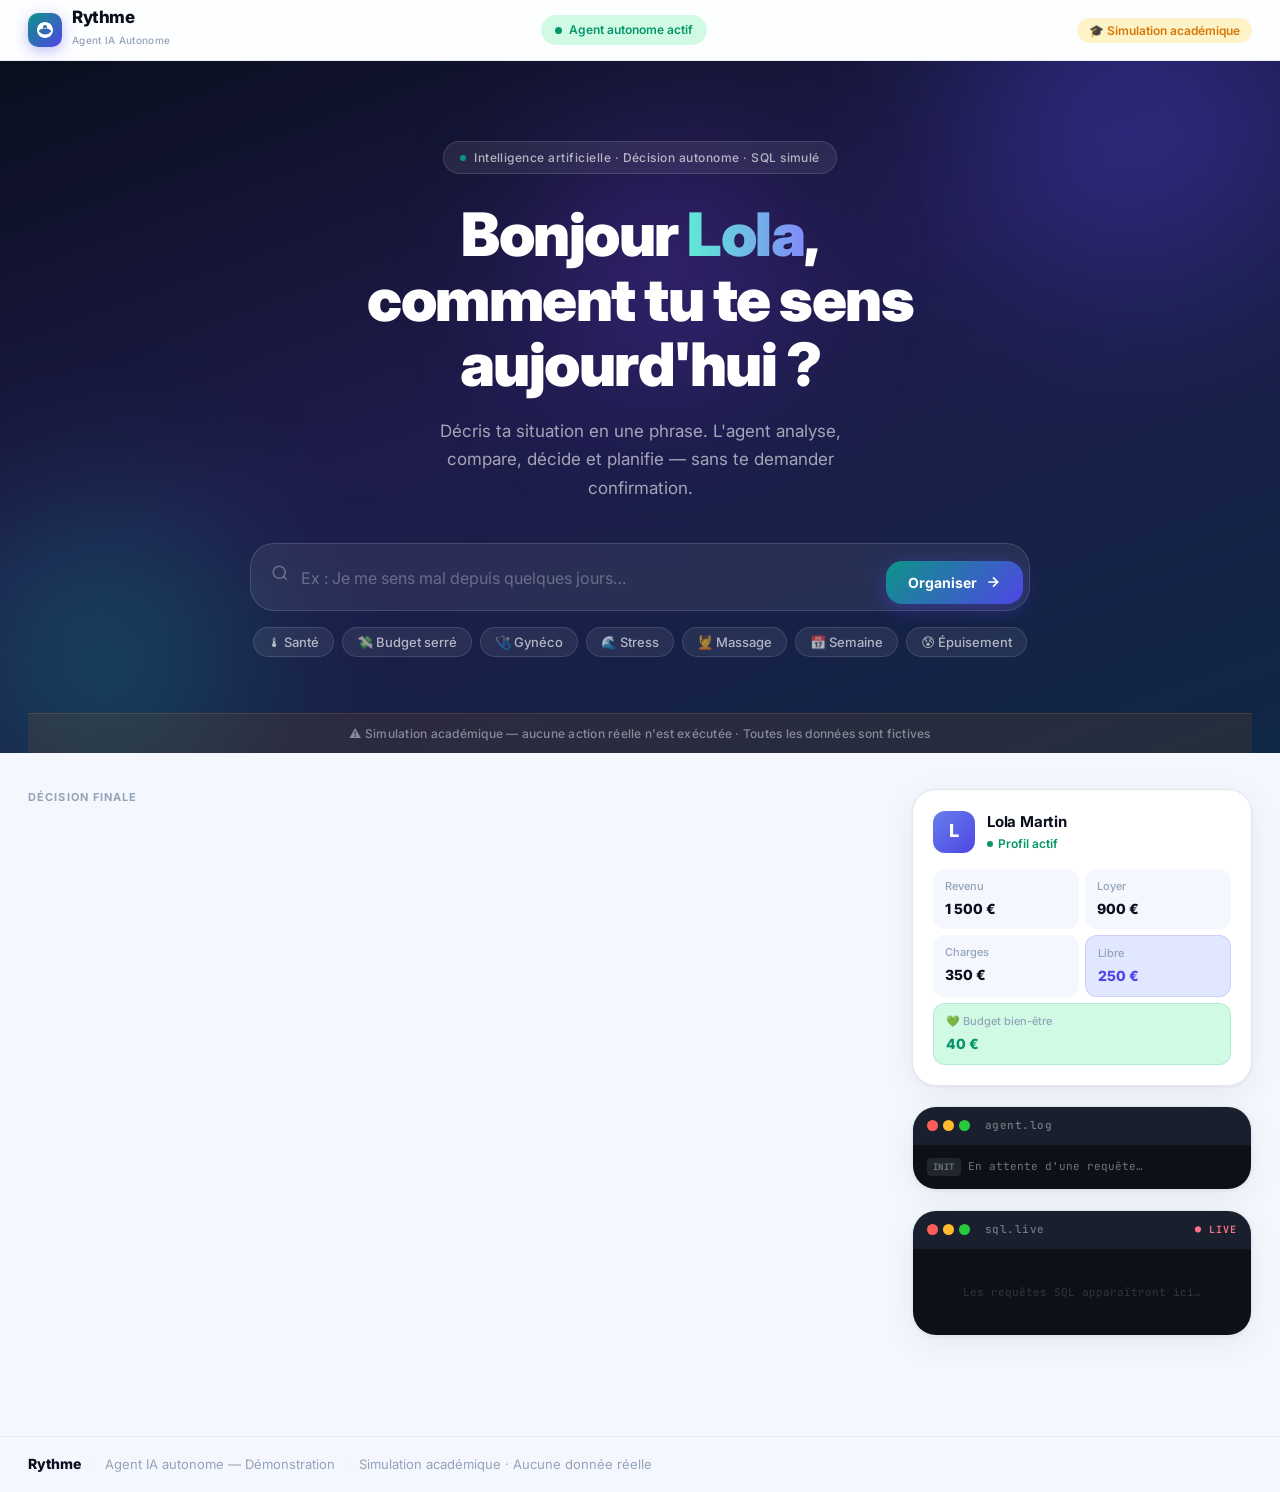
<file: index.html>
<!DOCTYPE html>
<html lang="fr">
<head>
  <meta charset="UTF-8" />
  <meta name="viewport" content="width=device-width, initial-scale=1.0" />
  <title>Rythme — Agent IA Autonome</title>
  <link rel="preconnect" href="https://fonts.googleapis.com" />
  <link href="https://fonts.googleapis.com/css2?family=Inter:ital,opsz,wght@0,14..32,300;0,14..32,400;0,14..32,500;0,14..32,600;0,14..32,700;0,14..32,800;0,14..32,900;1,14..32,400&family=JetBrains+Mono:wght@400;500;600&display=swap" rel="stylesheet" />
  <link rel="stylesheet" href="style.css" />
</head>
<body>

<!-- HEADER -->
<header class="header">
  <div class="header-inner">
    <div class="logo-block">
      <div class="logo-icon">
        <svg width="20" height="20" viewBox="0 0 20 20" fill="none">
          <path d="M10 2C5.58 2 2 5.58 2 10s3.58 8 8 8 8-3.58 8-8-3.58-8-8-8zm0 3a2 2 0 110 4 2 2 0 010-4zm0 9.5c-2.5 0-4.71-1.28-6-3.22.03-1.99 4-3.08 6-3.08 1.99 0 5.97 1.09 6 3.08A7.24 7.24 0 0110 14.5z" fill="currentColor"/>
        </svg>
      </div>
      <div>
        <span class="logo-name">Rythme</span>
        <span class="logo-tagline">Agent IA Autonome</span>
      </div>
    </div>
    <div class="header-center">
      <div class="agent-status">
        <span class="status-dot"></span>
        <span>Agent autonome actif</span>
      </div>
    </div>
    <div class="header-right">
      <span class="sim-badge">🎓 Simulation académique</span>
    </div>
  </div>
</header>

<!-- HERO -->
<section class="hero">
  <div class="hero-bg">
    <div class="hero-orb hero-orb-1"></div>
    <div class="hero-orb hero-orb-2"></div>
    <div class="hero-orb hero-orb-3"></div>
  </div>
  <div class="hero-content">
    <div class="hero-eyebrow">
      <span class="eyebrow-dot"></span>
      Intelligence artificielle · Décision autonome · SQL simulé
    </div>
    <h1 class="hero-title">
      Bonjour <span class="hero-name">Lola</span>,<br>
      comment tu te sens<br>aujourd'hui ?
    </h1>
    <p class="hero-sub">
      Décris ta situation en une phrase. L'agent analyse, compare, décide et planifie — sans te demander confirmation.
    </p>

    <div class="input-wrap">
      <div class="input-card" id="input-card">
        <div class="input-prefix">
          <svg width="18" height="18" viewBox="0 0 24 24" fill="none" stroke="currentColor" stroke-width="2">
            <circle cx="11" cy="11" r="8"/><path d="m21 21-4.35-4.35"/>
          </svg>
        </div>
        <textarea
          id="requete-input"
          class="requete-input"
          rows="1"
          placeholder="Ex : Je me sens mal depuis quelques jours…"></textarea>
        <button id="btn-organiser" class="btn-organiser">
          <span class="btn-text">Organiser</span>
          <svg width="16" height="16" viewBox="0 0 24 24" fill="none" stroke="currentColor" stroke-width="2.5">
            <path d="M5 12h14M12 5l7 7-7 7"/>
          </svg>
        </button>
      </div>
      <div class="chips-row">
        <button class="chip" data-query="Je me sens mal depuis quelques jours">🌡 Santé</button>
        <button class="chip" data-query="Je suis fatiguée mais je n'ai pas beaucoup d'argent">💸 Budget serré</button>
        <button class="chip" data-query="Prends-moi un rendez-vous gynéco">🩺 Gynéco</button>
        <button class="chip" data-query="Je suis stressée depuis longtemps">🌊 Stress</button>
        <button class="chip" data-query="J'ai besoin d'un massage">💆 Massage</button>
        <button class="chip" data-query="Organise ma semaine sans me surcharger">📅 Semaine</button>
        <button class="chip" data-query="J'ai trop de choses à faire et je suis épuisée">😰 Épuisement</button>
      </div>
    </div>
  </div>

  <div class="disclaimer-strip">
    ⚠ Simulation académique — aucune action réelle n'est exécutée · Toutes les données sont fictives
  </div>
</section>

<!-- LOADING -->
<div id="loading-overlay" class="loading-overlay">
  <div class="loading-inner">
    <div class="loading-ring">
      <svg viewBox="0 0 50 50"><circle cx="25" cy="25" r="20" fill="none" stroke-width="3"/></svg>
    </div>
    <div class="loading-steps" id="loading-steps">
      <div class="lstep active">Analyse de l'intention…</div>
      <div class="lstep">Extraction des signaux…</div>
      <div class="lstep">Scoring des options…</div>
      <div class="lstep">Décision autonome…</div>
      <div class="lstep">Exécution SQL…</div>
    </div>
  </div>
</div>

<!-- MAIN RESULTS -->
<main class="results-wrap" id="results-wrap">
  <div class="results-grid">

    <!-- COL GAUCHE (contenu principal) -->
    <div class="col-main">

      <!-- CARTE DÉCISION -->
      <div class="section-label">Décision finale</div>
      <div class="decision-card hidden" id="section-result">
        <div class="dc-top">
          <div class="dc-left">
            <div class="dc-eyebrow">
              <span id="decision-intention" class="dc-intention">—</span>
              <span class="dc-sep">·</span>
              <span class="dc-score-inline">Score <strong id="decision-score">—</strong></span>
            </div>
            <h2 class="dc-title" id="decision-titre">—</h2>
            <div class="dc-meta">
              <div class="dc-meta-pill"><span class="dmp-icon">📅</span><span id="decision-date">—</span></div>
              <div class="dc-meta-pill"><span class="dmp-icon">🕐</span><span id="decision-heure">—</span></div>
              <div class="dc-meta-pill"><span class="dmp-icon">📍</span><span id="decision-lieu">—</span></div>
            </div>
          </div>
          <div class="dc-right">
            <div class="dc-price-block">
              <div class="dcp-label">Coût</div>
              <div class="dcp-value" id="decision-cout">—</div>
            </div>
            <div class="dc-price-block">
              <div class="dcp-label">Budget restant</div>
              <div class="dcp-value dcp-small" id="decision-budget-apres">—</div>
            </div>
            <div id="decision-budget-tag" class="budget-tag">—</div>
          </div>
        </div>
        <div class="dc-bottom">
          <button id="btn-export-ics" class="btn-ghost">
            <svg width="14" height="14" viewBox="0 0 24 24" fill="none" stroke="currentColor" stroke-width="2"><path d="M21 15v4a2 2 0 01-2 2H5a2 2 0 01-2-2v-4M7 10l5 5 5-5M12 15V3"/></svg>
            Exporter .ics
          </button>
          <button id="btn-export-csv" class="btn-ghost">
            <svg width="14" height="14" viewBox="0 0 24 24" fill="none" stroke="currentColor" stroke-width="2"><path d="M21 15v4a2 2 0 01-2 2H5a2 2 0 01-2-2v-4M7 10l5 5 5-5M12 15V3"/></svg>
            Exporter CSV
          </button>
        </div>
      </div>

      <!-- POURQUOI + SIGNAUX -->
      <div class="twin-grid hidden" id="section-why">
        <div class="card card-why">
          <div class="card-head">
            <div class="card-icon ci-purple">
              <svg width="14" height="14" viewBox="0 0 24 24" fill="none" stroke="currentColor" stroke-width="2"><circle cx="12" cy="12" r="10"/><path d="M12 16v-4M12 8h.01"/></svg>
            </div>
            <h3 class="card-title">Pourquoi cette décision ?</h3>
          </div>
          <p id="pourquoi-text" class="why-text">—</p>
          <div class="signaux-title">Signaux détectés</div>
          <div id="signaux-list" class="signaux-row"></div>
        </div>

        <div class="card card-context">
          <div class="card-head">
            <div class="card-icon ci-teal">
              <svg width="14" height="14" viewBox="0 0 24 24" fill="none" stroke="currentColor" stroke-width="2"><polyline points="22 12 18 12 15 21 9 3 6 12 2 12"/></svg>
            </div>
            <h3 class="card-title">Contexte personnel</h3>
          </div>
          <div class="bars-grid">
            <div class="bar-item">
              <div class="bar-head"><span class="bar-lbl">Fatigue</span><span id="val-fatigue" class="bar-num">—</span></div>
              <div class="bar-track"><div id="contexte-fatigue" class="bar-fill bf-fatigue"></div></div>
            </div>
            <div class="bar-item">
              <div class="bar-head"><span class="bar-lbl">Stress</span><span id="val-stress" class="bar-num">—</span></div>
              <div class="bar-track"><div id="contexte-stress" class="bar-fill bf-stress"></div></div>
            </div>
            <div class="bar-item">
              <div class="bar-head"><span class="bar-lbl">Budget bien-être</span><span id="val-budget" class="bar-num">—</span></div>
              <div class="bar-track"><div id="contexte-budget" class="bar-fill bf-budget"></div></div>
            </div>
            <div class="bar-item">
              <div class="bar-head"><span class="bar-lbl">Charge agenda</span><span id="val-agenda" class="bar-num">—</span></div>
              <div class="bar-track"><div id="contexte-agenda" class="bar-fill bf-agenda"></div></div>
            </div>
          </div>
          <div class="sources-list-wrap">
            <div class="sources-label">Sources consultées</div>
            <div id="sources-list" class="sources-grid"></div>
          </div>
        </div>
      </div>

      <!-- OPTIONS COMPARÉES -->
      <div class="card card-options hidden" id="section-options">
        <div class="card-head">
          <div class="card-icon ci-orange">
            <svg width="14" height="14" viewBox="0 0 24 24" fill="none" stroke="currentColor" stroke-width="2"><line x1="18" y1="20" x2="18" y2="10"/><line x1="12" y1="20" x2="12" y2="4"/><line x1="6" y1="20" x2="6" y2="14"/></svg>
          </div>
          <h3 class="card-title">Options comparées</h3>
          <button class="formula-toggle" onclick="this.closest('.card-options').querySelector('.formula-panel').classList.toggle('open')">
            <svg width="12" height="12" viewBox="0 0 24 24" fill="none" stroke="currentColor" stroke-width="2"><polyline points="16 3 21 3 21 8"/><line x1="4" y1="20" x2="21" y2="3"/><polyline points="21 16 21 21 16 21"/><line x1="15" y1="15" x2="21" y2="21"/></svg>
            Formule
          </button>
        </div>
        <div class="formula-panel">
          <div class="formula-title">score_final =</div>
          <div class="formula-lines">
            <div class="fl pos"><span class="fl-k">urgence_santé</span> <span class="fl-op">×</span> <span class="fl-n">3</span></div>
            <div class="fl pos"><span class="fl-k">pertinence_requête</span> <span class="fl-op">×</span> <span class="fl-n">3</span></div>
            <div class="fl pos"><span class="fl-k">impact_bien_être</span> <span class="fl-op">×</span> <span class="fl-n">2</span></div>
            <div class="fl pos"><span class="fl-k">compat_agenda</span> <span class="fl-op">×</span> <span class="fl-n">2</span></div>
            <div class="fl pos"><span class="fl-k">compat_budget</span> <span class="fl-op">×</span> <span class="fl-n">2</span></div>
            <div class="fl neg"><span class="fl-k">coût_normalisé</span> <span class="fl-op">×</span> <span class="fl-n">−2</span></div>
            <div class="fl neg"><span class="fl-k">charge_mentale</span> <span class="fl-op">×</span> <span class="fl-n">−1</span></div>
            <div class="fl neg"><span class="fl-k">fatigue_demandée</span> <span class="fl-op">×</span> <span class="fl-n">−1</span></div>
          </div>
        </div>
        <div class="options-list" id="options-tbody"></div>
      </div>

      <!-- PLAN D'ACTION -->
      <div class="card card-plan hidden" id="section-plan">
        <div class="card-head">
          <div class="card-icon ci-green">
            <svg width="14" height="14" viewBox="0 0 24 24" fill="none" stroke="currentColor" stroke-width="2"><polyline points="9 11 12 14 22 4"/><path d="M21 12v7a2 2 0 01-2 2H5a2 2 0 01-2-2V5a2 2 0 012-2h11"/></svg>
          </div>
          <h3 class="card-title">Plan d'action — Exécuté</h3>
        </div>
        <div class="plan-items">
          <div id="plan-rdv"></div>
          <div id="plan-repos"></div>
          <div id="plan-tache"></div>
          <div id="plan-gratuit"></div>
        </div>
        <div id="plan-budget"></div>
      </div>

      <!-- SEMAINE -->
      <div class="card card-semaine hidden" id="section-semaine">
        <div class="card-head">
          <div class="card-icon ci-blue">
            <svg width="14" height="14" viewBox="0 0 24 24" fill="none" stroke="currentColor" stroke-width="2"><rect x="3" y="4" width="18" height="18" rx="2" ry="2"/><line x1="16" y1="2" x2="16" y2="6"/><line x1="8" y1="2" x2="8" y2="6"/><line x1="3" y1="10" x2="21" y2="10"/></svg>
          </div>
          <h3 class="card-title">Simulation de semaine équilibrée</h3>
        </div>
        <p class="semaine-sub">Rythme a construit une semaine qui préserve ton énergie, ton budget et ta santé.</p>
        <div id="semaine-grid" class="semaine-grid"></div>
      </div>

    </div><!-- /col-main -->

    <!-- COL DROITE (sidebar) -->
    <aside class="col-aside">

      <!-- PROFIL -->
      <div class="card card-profil">
        <div class="profil-top">
          <div class="profil-ava">L</div>
          <div class="profil-info">
            <div class="profil-name">Lola Martin</div>
            <div class="profil-status"><span class="online-dot"></span>Profil actif</div>
          </div>
        </div>
        <div class="profil-grid">
          <div class="pg-item"><span class="pg-lbl">Revenu</span><span class="pg-val">1 500 €</span></div>
          <div class="pg-item"><span class="pg-lbl">Loyer</span><span class="pg-val">900 €</span></div>
          <div class="pg-item"><span class="pg-lbl">Charges</span><span class="pg-val">350 €</span></div>
          <div class="pg-item pg-highlight"><span class="pg-lbl">Libre</span><span class="pg-val">250 €</span></div>
          <div class="pg-item pg-green full-width"><span class="pg-lbl">💚 Budget bien-être</span><span class="pg-val">40 €</span></div>
        </div>
      </div>

      <!-- CONSOLE -->
      <div class="terminal-card">
        <div class="terminal-bar">
          <div class="term-dots"><span class="td td-r"></span><span class="td td-y"></span><span class="td td-g"></span></div>
          <span class="term-title">agent.log</span>
        </div>
        <div class="terminal-body" id="console-log">
          <div class="tl-row tl-init">
            <span class="tl-badge">INIT</span>
            <span class="tl-msg">En attente d'une requête…</span>
          </div>
        </div>
      </div>

      <!-- SQL LIVE -->
      <div class="terminal-card tc-sql">
        <div class="terminal-bar">
          <div class="term-dots"><span class="td td-r"></span><span class="td td-y"></span><span class="td td-g"></span></div>
          <span class="term-title">sql.live</span>
          <span class="live-pill">● LIVE</span>
        </div>
        <div class="terminal-body sql-body" id="sql-panel">
          <div class="sql-placeholder">Les requêtes SQL apparaîtront ici…</div>
        </div>
      </div>

    </aside>

  </div><!-- /results-grid -->
</main>

<footer class="footer">
  <span class="foot-brand">Rythme</span>
  <span class="foot-sep">·</span>
  <span>Agent IA autonome — Démonstration</span>
  <span class="foot-sep">·</span>
  <span>Simulation académique · Aucune donnée réelle</span>
</footer>

<script src="data.js"></script>
<script src="sql.js"></script>
<script src="agent.js"></script>
<script src="ui.js"></script>
<script>document.addEventListener("DOMContentLoaded", () => UI.init());</script>
</body>
</html>
</file>
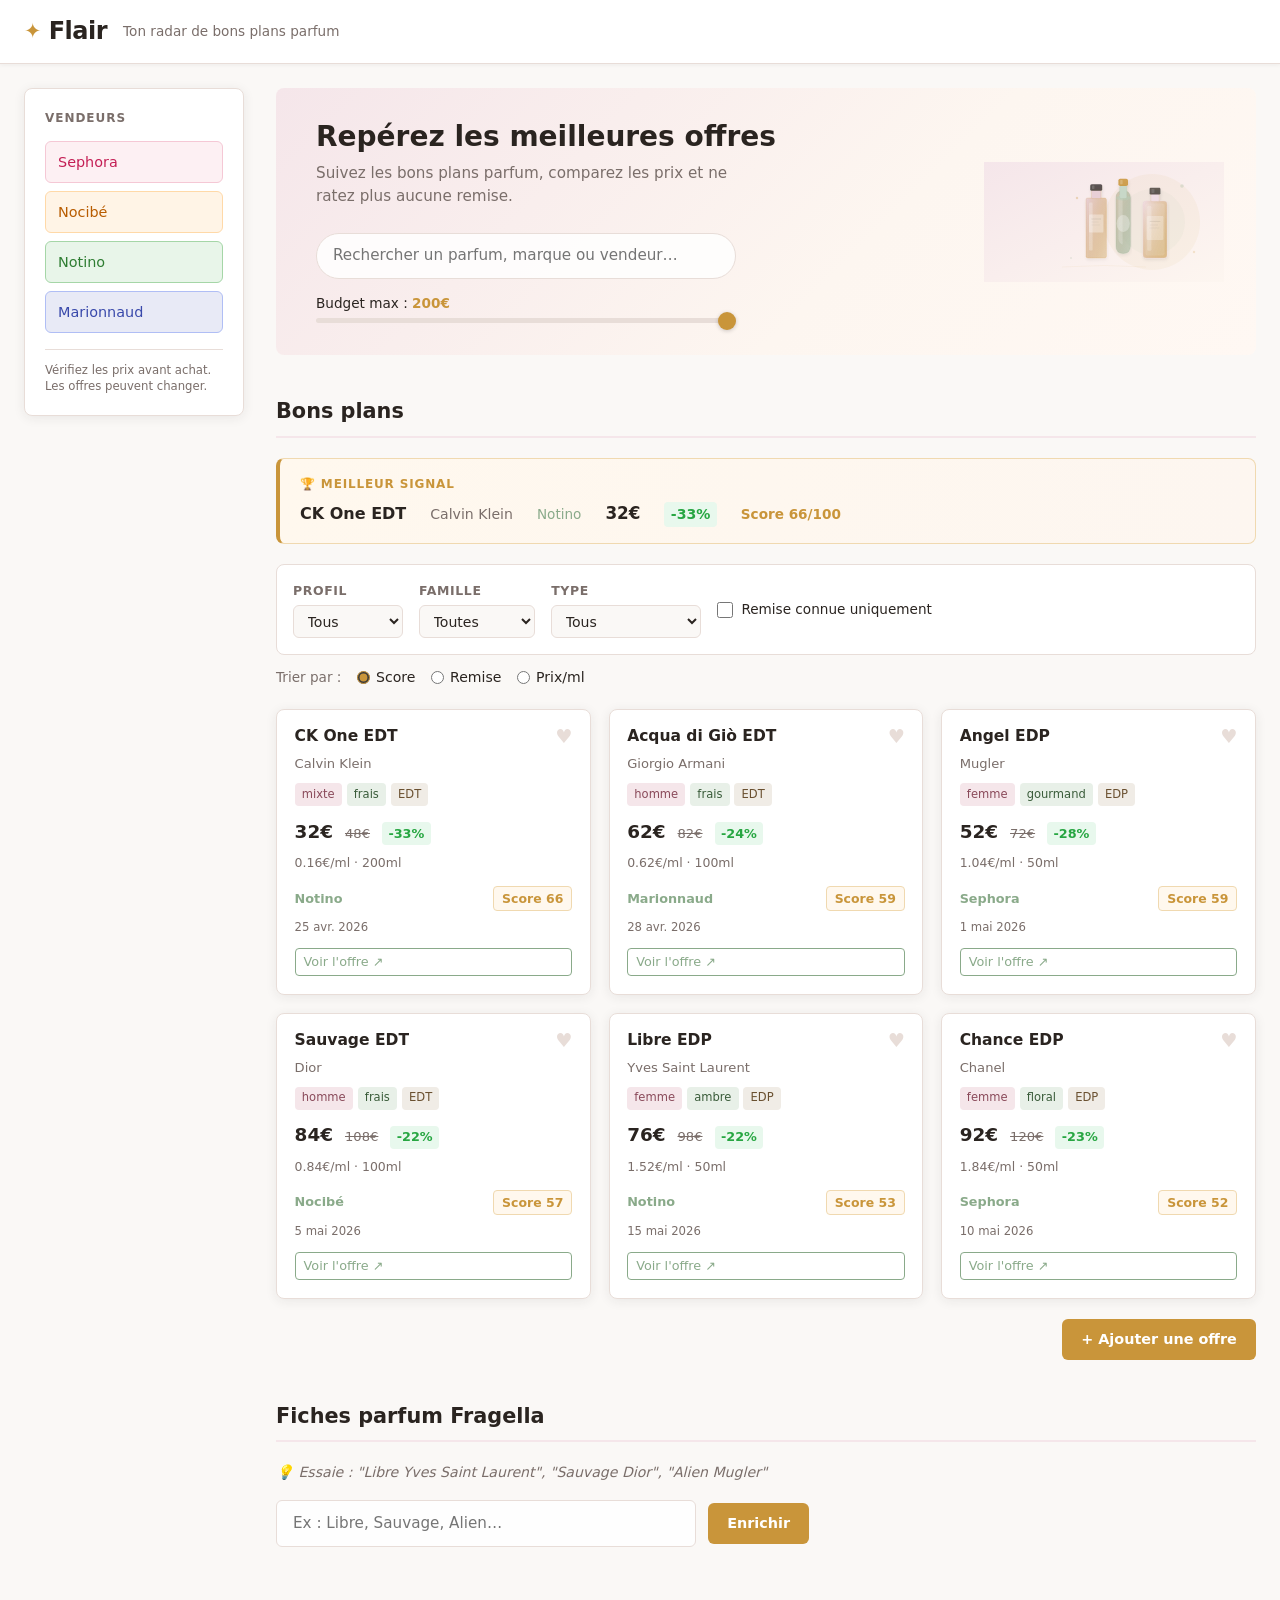
<file: flair/public/index.html>
<!DOCTYPE html>
<html lang="fr">
<head>
  <meta charset="UTF-8">
  <meta name="viewport" content="width=device-width, initial-scale=1.0">
  <title>Flair — Radar de bons plans parfum</title>
  <link rel="stylesheet" href="styles.css">
</head>
<body>

  <!-- Message file:// -->
  <div id="file-error" hidden role="alert"></div>

  <!-- ── Header ─────────────────────────────────────────────────────────── -->
  <header class="site-header">
    <div class="header-inner">
      <div class="logo">
        <span class="logo-icon">✦</span>
        <span class="logo-text">Flair</span>
      </div>
      <p class="tagline">Ton radar de bons plans parfum</p>
    </div>
  </header>

  <div class="layout">

    <!-- ── Sidebar ─────────────────────────────────────────────────────── -->
    <aside id="sidebar" aria-label="Liens vendeurs">
      <h2 class="sidebar-title">Vendeurs</h2>
      <nav class="vendor-links">
        <a href="https://www.sephora.fr/parfums/" target="_blank" rel="noopener" class="vendor-link vendor-sephora">Sephora</a>
        <a href="https://www.nocibe.fr/parfum/" target="_blank" rel="noopener" class="vendor-link vendor-nocibe">Nocibé</a>
        <a href="https://www.notino.fr/parfums/" target="_blank" rel="noopener" class="vendor-link vendor-notino">Notino</a>
        <a href="https://www.marionnaud.fr/parfums/" target="_blank" rel="noopener" class="vendor-link vendor-marionnaud">Marionnaud</a>
      </nav>
      <p class="sidebar-disclaimer">Vérifiez les prix avant achat. Les offres peuvent changer.</p>
    </aside>

    <!-- ── Main ────────────────────────────────────────────────────────── -->
    <main class="main-content">

      <!-- ── Section Hero ──────────────────────────────────────────────── -->
      <section id="hero" aria-label="Recherche et budget">
        <div class="hero-content">
          <h1 class="hero-title">Repérez les meilleures offres</h1>
          <p class="hero-desc">Suivez les bons plans parfum, comparez les prix et ne ratez plus aucune remise.</p>
          <div class="hero-controls">
            <div class="search-group">
              <label for="deals-search" class="sr-only">Rechercher une offre</label>
              <input
                type="search"
                id="deals-search"
                class="input-search"
                placeholder="Rechercher un parfum, marque ou vendeur…"
                autocomplete="off"
              >
            </div>
            <div class="budget-group">
              <label for="budget-slider" class="budget-label">
                Budget max : <span id="budget-value">200€</span>
              </label>
              <input
                type="range"
                id="budget-slider"
                class="input-slider"
                min="0"
                max="200"
                value="200"
                step="5"
              >
            </div>
          </div>
        </div>
        <div class="hero-image" aria-hidden="true">
          <img src="../assets/hero.svg" alt="" role="presentation" class="hero-svg">
        </div>
      </section>

      <!-- ── Section Offres ─────────────────────────────────────────────── -->
      <section id="deals-section" aria-labelledby="deals-heading">
        <h2 id="deals-heading" class="section-title">Bons plans</h2>

        <!-- Meilleur signal -->
        <div id="best-deal" class="best-deal-block" hidden aria-live="polite">
          <div class="best-deal-label">🏆 Meilleur signal</div>
          <div id="best-deal-content" class="best-deal-content"></div>
        </div>

        <!-- Filtres -->
        <div class="filters-bar" role="search" aria-label="Filtres des offres">
          <div class="filter-group">
            <label for="filter-profile" class="filter-label">Profil</label>
            <select id="filter-profile" class="filter-select">
              <option value="all">Tous</option>
              <option value="femme">Femme</option>
              <option value="homme">Homme</option>
              <option value="mixte">Mixte</option>
            </select>
          </div>
          <div class="filter-group">
            <label for="filter-family" class="filter-label">Famille</label>
            <select id="filter-family" class="filter-select">
              <option value="all">Toutes</option>
              <option value="floral">Floral</option>
              <option value="ambre">Ambre</option>
              <option value="boisé">Boisé</option>
              <option value="frais">Frais</option>
              <option value="gourmand">Gourmand</option>
            </select>
          </div>
          <div class="filter-group">
            <label for="filter-type" class="filter-label">Type</label>
            <select id="filter-type" class="filter-select">
              <option value="all">Tous</option>
              <option value="EDP">EDP</option>
              <option value="EDT">EDT</option>
              <option value="brume/coffret">Brume / Coffret</option>
            </select>
          </div>
          <div class="filter-group filter-toggle">
            <input type="checkbox" id="filter-discount" class="input-checkbox">
            <label for="filter-discount" class="filter-label-toggle">Remise connue uniquement</label>
          </div>
        </div>

        <!-- Tris -->
        <div class="sort-bar" role="group" aria-label="Tri des offres">
          <span class="sort-label">Trier par :</span>
          <label class="sort-option">
            <input type="radio" name="sort" value="score" checked> Score
          </label>
          <label class="sort-option">
            <input type="radio" name="sort" value="discount"> Remise
          </label>
          <label class="sort-option">
            <input type="radio" name="sort" value="pricePerMl"> Prix/ml
          </label>
        </div>

        <!-- Grille des offres -->
        <div id="deals-grid" class="deals-grid" aria-live="polite" aria-label="Offres parfum">
          <!-- Cartes injectées par app.js -->
        </div>

        <div class="deals-actions">
          <button id="btn-add-deal" class="btn-primary" type="button">+ Ajouter une offre</button>
        </div>
      </section>

      <!-- ── Section Fragella ───────────────────────────────────────────── -->
      <section id="fragella-section" aria-labelledby="fragella-heading">
        <h2 id="fragella-heading" class="section-title">Fiches parfum Fragella</h2>
        <p class="fragella-hint">
          💡 Essaie : "Libre Yves Saint Laurent", "Sauvage Dior", "Alien Mugler"
        </p>
        <div class="fragella-search-bar">
          <label for="fragella-input" class="sr-only">Rechercher un parfum sur Fragella</label>
          <input
            type="search"
            id="fragella-input"
            class="input-search"
            placeholder="Ex : Libre, Sauvage, Alien…"
            autocomplete="off"
          >
          <button id="btn-fragella-search" class="btn-primary" type="button">Enrichir</button>
        </div>
        <div id="fragella-status" class="fragella-status" aria-live="polite" hidden></div>

        <div class="fragella-layout">
          <div id="fragella-grid" class="fragella-grid" aria-live="polite"></div>

          <aside id="fragella-detail" class="fragella-detail" hidden aria-label="Détail parfum">
            <button id="btn-fragella-back" class="btn-back" type="button">← Retour à la recherche</button>
            <div id="fragella-detail-content" class="fragella-detail-content"></div>
          </aside>
        </div>
      </section>

    </main>
  </div>

  <!-- ── Modale ajout offre ─────────────────────────────────────────────── -->
  <div id="modal-add" class="modal-overlay" role="dialog" aria-modal="true" aria-labelledby="modal-title" hidden>
    <div class="modal-box">
      <h2 id="modal-title" class="modal-title">Ajouter une offre</h2>
      <form id="form-add-deal" novalidate>

        <div class="form-row">
          <div class="form-group">
            <label for="modal-perfume-name">Nom du parfum <span aria-hidden="true">*</span></label>
            <input type="text" id="modal-perfume-name" name="name" required placeholder="Ex : Libre EDP">
          </div>
          <div class="form-group">
            <label for="modal-brand">Marque <span aria-hidden="true">*</span></label>
            <input type="text" id="modal-brand" name="brand" required placeholder="Ex : Yves Saint Laurent">
          </div>
        </div>

        <div class="form-row">
          <div class="form-group">
            <label for="modal-vendor">Vendeur <span aria-hidden="true">*</span></label>
            <input type="text" id="modal-vendor" name="vendor" required placeholder="Ex : Sephora">
          </div>
          <div class="form-group">
            <label for="modal-price">Prix (€) <span aria-hidden="true">*</span></label>
            <input type="number" id="modal-price" name="price" required min="1" step="0.01" placeholder="Ex : 79.99">
          </div>
        </div>

        <div class="form-row">
          <div class="form-group">
            <label for="modal-ref-price">Prix de référence (€)</label>
            <input type="number" id="modal-ref-price" name="refPrice" min="1" step="0.01" placeholder="Ex : 100.00">
          </div>
          <div class="form-group">
            <label for="modal-volume">Volume (ml) <span aria-hidden="true">*</span></label>
            <input type="number" id="modal-volume" name="volume" required min="1" placeholder="Ex : 50">
          </div>
        </div>

        <div class="form-row">
          <div class="form-group">
            <label for="modal-profile">Profil <span aria-hidden="true">*</span></label>
            <select id="modal-profile" name="profile" required>
              <option value="">Choisir…</option>
              <option value="femme">Femme</option>
              <option value="homme">Homme</option>
              <option value="mixte">Mixte</option>
            </select>
          </div>
          <div class="form-group">
            <label for="modal-family">Famille <span aria-hidden="true">*</span></label>
            <select id="modal-family" name="family" required>
              <option value="">Choisir…</option>
              <option value="floral">Floral</option>
              <option value="ambre">Ambre</option>
              <option value="boisé">Boisé</option>
              <option value="frais">Frais</option>
              <option value="gourmand">Gourmand</option>
            </select>
          </div>
          <div class="form-group">
            <label for="modal-type">Type <span aria-hidden="true">*</span></label>
            <select id="modal-type" name="type" required>
              <option value="">Choisir…</option>
              <option value="EDP">EDP</option>
              <option value="EDT">EDT</option>
              <option value="brume/coffret">Brume / Coffret</option>
            </select>
          </div>
        </div>

        <div class="form-row">
          <div class="form-group form-group-full">
            <label for="modal-url">Lien vers l'offre</label>
            <input type="url" id="modal-url" name="offerUrl" placeholder="https://…">
          </div>
        </div>

        <div id="form-error" class="form-error" role="alert" hidden></div>

        <div class="modal-actions">
          <button type="button" id="btn-modal-cancel" class="btn-secondary">Annuler</button>
          <button type="submit" class="btn-primary">Enregistrer</button>
        </div>
      </form>
    </div>
  </div>

  <script src="app.js" defer></script>
</body>
</html>
</file>
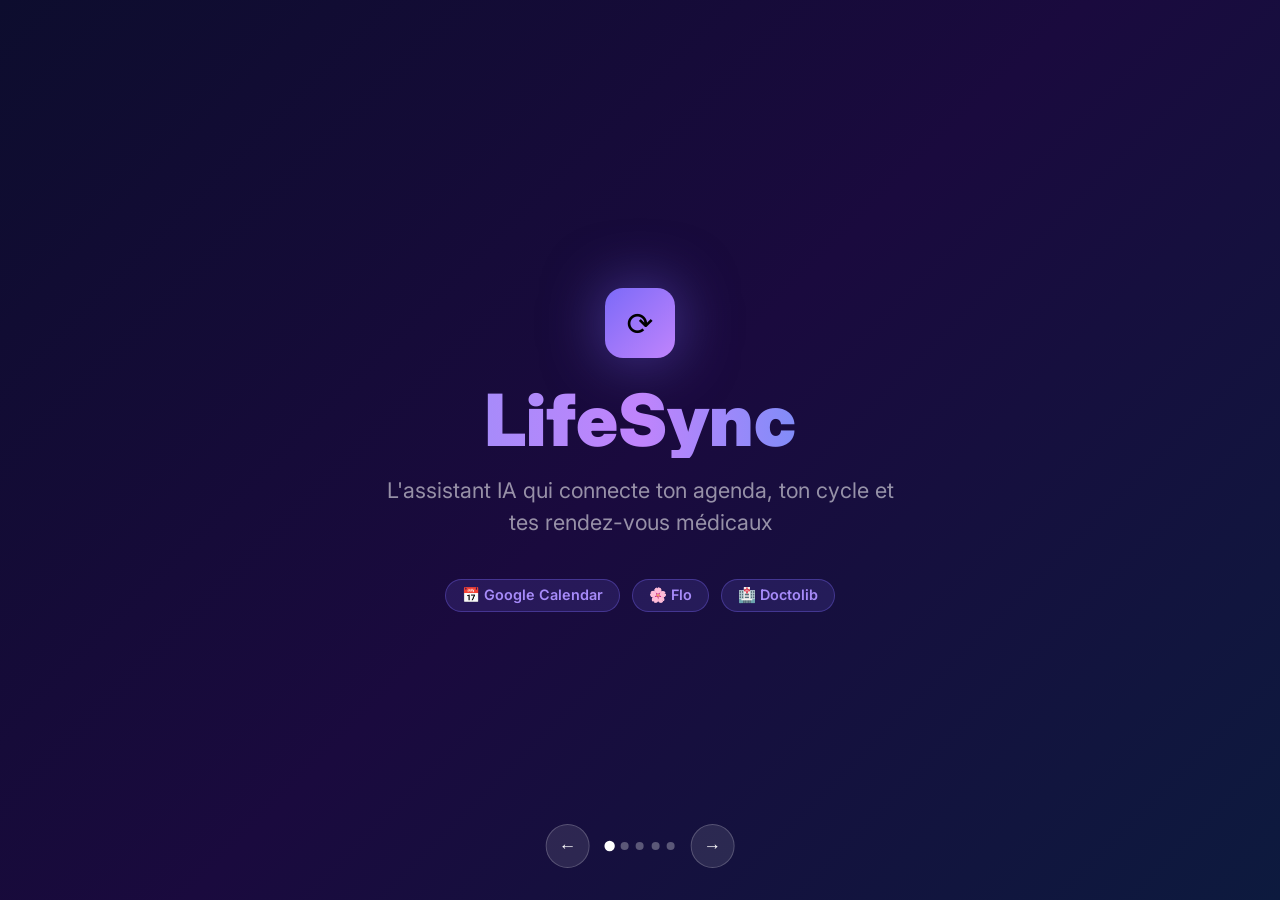
<file: lifesync/public/presentation.html>
<!DOCTYPE html>
<html lang="fr">
<head>
<meta charset="UTF-8">
<meta name="viewport" content="width=device-width, initial-scale=1.0">
<title>LifeSync — Présentation</title>
<style>
  @import url('https://fonts.googleapis.com/css2?family=Inter:wght@400;600;700;900&display=swap');

  *, *::before, *::after { box-sizing: border-box; margin: 0; padding: 0; }
  html, body { height: 100%; overflow: hidden; font-family: 'Inter', system-ui, sans-serif; background: #000; }

  /* ── Slideshow ── */
  .deck { width: 100vw; height: 100vh; position: relative; }

  .slide {
    position: absolute; inset: 0;
    display: flex; flex-direction: column;
    align-items: center; justify-content: center;
    padding: 3rem;
    opacity: 0; pointer-events: none;
    transition: opacity 0.4s ease;
  }
  .slide.active { opacity: 1; pointer-events: all; }

  /* ── Navigation ── */
  .nav {
    position: fixed; bottom: 2rem; left: 50%; transform: translateX(-50%);
    display: flex; align-items: center; gap: 1rem; z-index: 100;
  }
  .nav-btn {
    width: 44px; height: 44px; border-radius: 50%;
    background: rgba(255,255,255,0.1); border: 1px solid rgba(255,255,255,0.2);
    color: white; font-size: 1.1rem; cursor: pointer;
    display: flex; align-items: center; justify-content: center;
    transition: background 0.2s;
  }
  .nav-btn:hover { background: rgba(255,255,255,0.2); }
  .nav-dots { display: flex; gap: 0.45rem; }
  .dot {
    width: 8px; height: 8px; border-radius: 50%;
    background: rgba(255,255,255,0.3); cursor: pointer;
    transition: background 0.2s, transform 0.2s;
  }
  .dot.active { background: white; transform: scale(1.3); }

  /* ── Numéro slide ── */
  .slide-num {
    position: fixed; top: 1.5rem; right: 2rem;
    font-size: 0.8rem; color: rgba(255,255,255,0.35);
    font-weight: 600; letter-spacing: 0.05em;
  }

  /* ══════════════════════════════════════
     SLIDE 1 — Titre
  ══════════════════════════════════════ */
  #s1 {
    background: linear-gradient(135deg, #0d0d2e 0%, #1a0a3e 50%, #0d1a3e 100%);
  }
  .s1-logo {
    width: 70px; height: 70px; border-radius: 18px; margin-bottom: 1.5rem;
    background: linear-gradient(135deg, #7c6af8, #c084fc);
    display: flex; align-items: center; justify-content: center;
    font-size: 2rem;
    box-shadow: 0 0 60px rgba(124,106,248,0.5);
  }
  .s1-title {
    font-size: 4.5rem; font-weight: 900; color: white;
    text-align: center; line-height: 1.05;
    background: linear-gradient(90deg, #a78bfa, #c084fc, #818cf8);
    -webkit-background-clip: text; -webkit-text-fill-color: transparent;
    margin-bottom: 1rem;
  }
  .s1-sub {
    font-size: 1.35rem; color: rgba(255,255,255,0.55);
    text-align: center; max-width: 520px; line-height: 1.5;
    font-weight: 400;
  }
  .s1-tags {
    display: flex; gap: 0.75rem; margin-top: 2.5rem; flex-wrap: wrap; justify-content: center;
  }
  .s1-tag {
    padding: 0.4rem 1rem; border-radius: 20px;
    background: rgba(124,106,248,0.15); border: 1px solid rgba(124,106,248,0.35);
    color: #a78bfa; font-size: 0.9rem; font-weight: 600;
  }

  /* ══════════════════════════════════════
     SLIDE 2 — Le problème
  ══════════════════════════════════════ */
  #s2 { background: linear-gradient(135deg, #0a0a1e, #1a0e2e); }

  .s2-label {
    font-size: 0.8rem; font-weight: 700; letter-spacing: 0.12em;
    text-transform: uppercase; color: #f472b6; margin-bottom: 1.25rem;
  }
  .s2-title {
    font-size: 2.8rem; font-weight: 900; color: white;
    text-align: center; margin-bottom: 3rem; line-height: 1.15;
  }
  .s2-grid {
    display: flex; gap: 1.5rem; justify-content: center; flex-wrap: wrap;
  }
  .s2-card {
    width: 200px; padding: 1.5rem 1.25rem; border-radius: 16px;
    background: rgba(255,255,255,0.04); border: 1px solid rgba(255,255,255,0.1);
    text-align: center;
    transition: transform 0.2s;
  }
  .s2-card:hover { transform: translateY(-4px); }
  .s2-icon { font-size: 2.5rem; margin-bottom: 0.75rem; }
  .s2-app  { font-size: 1rem; font-weight: 700; color: white; margin-bottom: 0.35rem; }
  .s2-desc { font-size: 0.82rem; color: rgba(255,255,255,0.45); line-height: 1.4; }
  .s2-arrow {
    font-size: 2rem; color: rgba(255,255,255,0.2);
    display: flex; align-items: center;
  }
  .s2-problem {
    margin-top: 2.5rem; padding: 1rem 2rem; border-radius: 12px;
    background: rgba(248,113,113,0.1); border: 1px solid rgba(248,113,113,0.25);
    color: #fca5a5; font-size: 1rem; font-weight: 600; text-align: center;
  }

  /* ══════════════════════════════════════
     SLIDE 3 — La solution
  ══════════════════════════════════════ */
  #s3 { background: linear-gradient(135deg, #071a0e, #0a1a2e); }

  .s3-label {
    font-size: 0.8rem; font-weight: 700; letter-spacing: 0.12em;
    text-transform: uppercase; color: #34d399; margin-bottom: 1.25rem;
  }
  .s3-title {
    font-size: 2.8rem; font-weight: 900; color: white;
    text-align: center; margin-bottom: 3rem;
  }
  .s3-flow {
    display: flex; align-items: center; gap: 1.25rem;
    flex-wrap: wrap; justify-content: center;
  }
  .s3-box {
    padding: 1.25rem 1.5rem; border-radius: 14px; text-align: center; min-width: 140px;
  }
  .s3-box.user {
    background: rgba(124,106,248,0.15); border: 2px solid rgba(124,106,248,0.4);
  }
  .s3-box.ai {
    background: linear-gradient(135deg, rgba(124,106,248,0.25), rgba(192,132,252,0.25));
    border: 2px solid rgba(167,139,250,0.5);
    box-shadow: 0 0 30px rgba(124,106,248,0.3);
  }
  .s3-box.app {
    background: rgba(255,255,255,0.04); border: 1px solid rgba(255,255,255,0.12);
  }
  .s3-box-icon { font-size: 1.8rem; margin-bottom: 0.4rem; }
  .s3-box-name { font-size: 0.9rem; font-weight: 700; color: white; }
  .s3-box-sub  { font-size: 0.75rem; color: rgba(255,255,255,0.45); margin-top: 0.2rem; }
  .s3-chevron  { font-size: 1.5rem; color: rgba(255,255,255,0.3); }
  .s3-apps { display: flex; flex-direction: column; gap: 0.5rem; }

  .s3-quote {
    margin-top: 2.5rem; padding: 1rem 2rem; border-radius: 12px;
    background: rgba(52,211,153,0.08); border: 1px solid rgba(52,211,153,0.2);
    color: #6ee7b7; font-size: 1.05rem; font-weight: 600; text-align: center;
    font-style: italic;
  }

  /* ══════════════════════════════════════
     SLIDE 4 — Ce que ça fait
  ══════════════════════════════════════ */
  #s4 { background: linear-gradient(135deg, #0d0d2e, #0a1a2e); }

  .s4-label {
    font-size: 0.8rem; font-weight: 700; letter-spacing: 0.12em;
    text-transform: uppercase; color: #60a5fa; margin-bottom: 1.25rem;
  }
  .s4-title {
    font-size: 2.8rem; font-weight: 900; color: white;
    text-align: center; margin-bottom: 2.5rem;
  }
  .s4-examples { display: flex; flex-direction: column; gap: 1rem; max-width: 700px; width: 100%; }
  .s4-ex {
    display: flex; gap: 1rem; align-items: flex-start;
    padding: 1rem 1.25rem; border-radius: 14px;
    background: rgba(255,255,255,0.03); border: 1px solid rgba(255,255,255,0.08);
  }
  .s4-q {
    flex: 1; font-size: 0.92rem; color: rgba(255,255,255,0.7);
    border-right: 1px solid rgba(255,255,255,0.08); padding-right: 1rem;
    font-style: italic;
  }
  .s4-q::before { content: '💬 '; }
  .s4-r {
    flex: 1; font-size: 0.92rem; color: #a78bfa; font-weight: 600; padding-left: 0.25rem;
  }

  /* ══════════════════════════════════════
     SLIDE 5 — La tech
  ══════════════════════════════════════ */
  #s5 { background: linear-gradient(135deg, #0a0a1e, #1a0a1e); }

  .s5-label {
    font-size: 0.8rem; font-weight: 700; letter-spacing: 0.12em;
    text-transform: uppercase; color: #f9a8d4; margin-bottom: 1.25rem;
  }
  .s5-title {
    font-size: 2.8rem; font-weight: 900; color: white;
    text-align: center; margin-bottom: 2.5rem;
  }
  .s5-grid { display: grid; grid-template-columns: 1fr 1fr; gap: 1rem; max-width: 640px; width: 100%; }
  .s5-card {
    padding: 1.25rem; border-radius: 14px;
    background: rgba(255,255,255,0.04); border: 1px solid rgba(255,255,255,0.1);
  }
  .s5-card-icon { font-size: 1.6rem; margin-bottom: 0.5rem; }
  .s5-card-name { font-size: 1rem; font-weight: 700; color: white; margin-bottom: 0.3rem; }
  .s5-card-desc { font-size: 0.82rem; color: rgba(255,255,255,0.45); line-height: 1.5; }
  .s5-built {
    margin-top: 2rem; padding: 0.85rem 1.75rem; border-radius: 30px;
    background: linear-gradient(90deg, rgba(124,106,248,0.2), rgba(192,132,252,0.2));
    border: 1px solid rgba(167,139,250,0.35);
    color: #c084fc; font-size: 0.9rem; font-weight: 700; text-align: center;
  }
</style>
</head>
<body>

<div class="slide-num" id="slide-num">1 / 5</div>

<div class="deck">

  <!-- ── Slide 1 : Titre ── -->
  <div class="slide active" id="s1">
    <div class="s1-logo">⟳</div>
    <div class="s1-title">LifeSync</div>
    <div class="s1-sub">L'assistant IA qui connecte ton agenda, ton cycle et tes rendez-vous médicaux</div>
    <div class="s1-tags">
      <span class="s1-tag">📅 Google Calendar</span>
      <span class="s1-tag">🌸 Flo</span>
      <span class="s1-tag">🏥 Doctolib</span>
    </div>
  </div>

  <!-- ── Slide 2 : Problème ── -->
  <div class="slide" id="s2">
    <div class="s2-label">Le problème</div>
    <div class="s2-title">On jongle entre<br>trop d'applications</div>
    <div class="s2-grid">
      <div class="s2-card">
        <div class="s2-icon">📅</div>
        <div class="s2-app">Google Calendar</div>
        <div class="s2-desc">Tes événements et RDV</div>
      </div>
      <div class="s2-arrow">→</div>
      <div class="s2-card">
        <div class="s2-icon">🌸</div>
        <div class="s2-app">Flo</div>
        <div class="s2-desc">Ton cycle menstruel</div>
      </div>
      <div class="s2-arrow">→</div>
      <div class="s2-card">
        <div class="s2-icon">🏥</div>
        <div class="s2-app">Doctolib</div>
        <div class="s2-desc">Tes RDV médicaux</div>
      </div>
    </div>
    <div class="s2-problem">❌ Aucune de ces apps ne se parle — tu dois tout faire toi-même</div>
  </div>

  <!-- ── Slide 3 : Solution ── -->
  <div class="slide" id="s3">
    <div class="s3-label">La solution</div>
    <div class="s3-title">LifeSync connecte tout</div>
    <div class="s3-flow">
      <div class="s3-box user">
        <div class="s3-box-icon">🙋</div>
        <div class="s3-box-name">Toi</div>
        <div class="s3-box-sub">Tu parles en français</div>
      </div>
      <div class="s3-chevron">→</div>
      <div class="s3-box ai">
        <div class="s3-box-icon">🤖</div>
        <div class="s3-box-name">LifeSync IA</div>
        <div class="s3-box-sub">Claude (Anthropic)</div>
      </div>
      <div class="s3-chevron">→</div>
      <div class="s3-apps">
        <div class="s3-box app"><div class="s3-box-icon">📅</div><div class="s3-box-name">Google Calendar</div></div>
        <div class="s3-box app"><div class="s3-box-icon">🌸</div><div class="s3-box-name">Flo</div></div>
        <div class="s3-box app"><div class="s3-box-icon">🏥</div><div class="s3-box-name">Doctolib</div></div>
      </div>
    </div>
    <div class="s3-quote">"Tu parles, il gère — plus besoin de chercher dans 3 apps"</div>
  </div>

  <!-- ── Slide 4 : Ce que ça fait ── -->
  <div class="slide" id="s4">
    <div class="s4-label">En pratique</div>
    <div class="s4-title">Ce que tu dis → ce qu'il fait</div>
    <div class="s4-examples">
      <div class="s4-ex">
        <div class="s4-q">Prends-moi un RDV gynéco dès que possible</div>
        <div class="s4-r">🩺 Trouve le créneau libre + lien Doctolib direct</div>
      </div>
      <div class="s4-ex">
        <div class="s4-q">Quand sommes-nous libres tous les deux ?</div>
        <div class="s4-r">📅 Compare les 2 calendriers et donne une date</div>
      </div>
      <div class="s4-ex">
        <div class="s4-q">Je suis fatiguée, j'ai besoin de repos</div>
        <div class="s4-r">😴 Repère un week-end libre + suggestion concrète</div>
      </div>
      <div class="s4-ex">
        <div class="s4-q">Jeudi 28 mai j'ai deux RDV, c'est chargé ?</div>
        <div class="s4-r">⚠️ Alerte sur les conflits + calcul du trajet</div>
      </div>
    </div>
  </div>

  <!-- ── Slide 5 : La tech ── -->
  <div class="slide" id="s5">
    <div class="s5-label">La technique</div>
    <div class="s5-title">Comment c'est fait ?</div>
    <div class="s5-grid">
      <div class="s5-card">
        <div class="s5-card-icon">🟢</div>
        <div class="s5-card-name">Node.js</div>
        <div class="s5-card-desc">Le serveur web qui fait tourner l'app sur ton ordi</div>
      </div>
      <div class="s5-card">
        <div class="s5-card-icon">🤖</div>
        <div class="s5-card-name">Claude API</div>
        <div class="s5-card-desc">L'IA d'Anthropic qui comprend et répond en français</div>
      </div>
      <div class="s5-card">
        <div class="s5-card-icon">🌐</div>
        <div class="s5-card-name">HTML / CSS / JS</div>
        <div class="s5-card-desc">L'interface que tu vois dans ton navigateur</div>
      </div>
      <div class="s5-card">
        <div class="s5-card-icon">📆</div>
        <div class="s5-card-name">Fichiers iCal</div>
        <div class="s5-card-desc">Export Google Calendar lu directement par l'IA</div>
      </div>
    </div>
    <div class="s5-built">⚡ Conçu avec Claude Code (Anthropic) en quelques heures</div>
  </div>

</div>

<!-- Navigation -->
<div class="nav">
  <button class="nav-btn" id="prev">←</button>
  <div class="nav-dots" id="dots"></div>
  <button class="nav-btn" id="next">→</button>
</div>

<script>
  const slides = document.querySelectorAll('.slide');
  const dotsEl = document.getElementById('dots');
  const numEl  = document.getElementById('slide-num');
  let current  = 0;

  // Créer les points
  slides.forEach((_, i) => {
    const d = document.createElement('div');
    d.className = 'dot' + (i === 0 ? ' active' : '');
    d.addEventListener('click', () => goTo(i));
    dotsEl.appendChild(d);
  });

  function goTo(n) {
    slides[current].classList.remove('active');
    dotsEl.children[current].classList.remove('active');
    current = (n + slides.length) % slides.length;
    slides[current].classList.add('active');
    dotsEl.children[current].classList.add('active');
    numEl.textContent = (current + 1) + ' / ' + slides.length;
  }

  document.getElementById('prev').addEventListener('click', () => goTo(current - 1));
  document.getElementById('next').addEventListener('click', () => goTo(current + 1));

  document.addEventListener('keydown', e => {
    if (e.key === 'ArrowRight' || e.key === ' ') goTo(current + 1);
    if (e.key === 'ArrowLeft') goTo(current - 1);
  });
</script>
</body>
</html>
</file>
<file: style.css>
/* ============================================================
   Rythme · Design premium v2
   ============================================================ */

/* ── Tokens ── */
:root {
  --ink:       #0a0f1e;
  --ink-2:     #1e2740;
  --ink-3:     #374165;
  --slate:     #64748b;
  --muted:     #94a3b8;
  --line:      #e2e8f0;
  --surface:   #ffffff;
  --bg:        #f5f7ff;

  --teal:      #0d9488;
  --teal-light:#ccfbf1;
  --teal-glow: rgba(13,148,136,.18);
  --indigo:    #4f46e5;
  --indigo-light:#e0e7ff;
  --violet:    #7c3aed;
  --violet-light:#ede9fe;
  --emerald:   #059669;
  --emerald-light:#d1fae5;
  --coral:     #f43f5e;
  --coral-light:#ffe4e6;
  --amber:     #d97706;
  --amber-light:#fef3c7;
  --sky:       #0284c7;
  --sky-light: #e0f2fe;

  --font:   'Inter', system-ui, sans-serif;
  --mono:   'JetBrains Mono', monospace;
  --r-sm: 8px; --r-md: 12px; --r-lg: 16px; --r-xl: 24px; --r-2xl: 32px;
  --ease: cubic-bezier(.4,0,.2,1);
}

/* ── Reset ── */
*,*::before,*::after{box-sizing:border-box;margin:0;padding:0}
html{scroll-behavior:smooth;-webkit-font-smoothing:antialiased}
body{font-family:var(--font);background:var(--bg);color:var(--ink);line-height:1.6;min-height:100vh}
button{font-family:var(--font);cursor:pointer;border:none;background:none}
textarea{font-family:var(--font)}

/* ── HEADER ── */
.header{
  position:sticky;top:0;z-index:200;
  background:rgba(255,255,255,.82);
  backdrop-filter:blur(20px) saturate(180%);
  border-bottom:1px solid rgba(226,232,240,.7);
}
.header-inner{
  max-width:1360px;margin:0 auto;padding:0 28px;
  height:60px;display:flex;align-items:center;gap:24px;
}
.logo-block{display:flex;align-items:center;gap:10px}
.logo-icon{
  width:34px;height:34px;border-radius:10px;
  background:linear-gradient(135deg,var(--teal),var(--indigo));
  color:#fff;display:flex;align-items:center;justify-content:center;
  box-shadow:0 4px 14px rgba(79,70,229,.35);
  flex-shrink:0;
}
.logo-name{font-size:17px;font-weight:800;color:var(--ink);letter-spacing:-.4px;display:block;line-height:1}
.logo-tagline{font-size:10px;color:var(--muted);font-weight:500;letter-spacing:.03em}
.header-center{flex:1;display:flex;justify-content:center}
.agent-status{
  display:inline-flex;align-items:center;gap:7px;
  background:var(--emerald-light);border-radius:20px;
  padding:5px 14px;font-size:12px;font-weight:600;color:var(--emerald);
}
.status-dot{
  width:7px;height:7px;border-radius:50%;background:var(--emerald);
  animation:statusPulse 2s infinite;
}
@keyframes statusPulse{0%,100%{box-shadow:0 0 0 0 rgba(5,150,105,.5)}70%{box-shadow:0 0 0 6px rgba(5,150,105,0)}}
.sim-badge{
  background:var(--amber-light);color:var(--amber);
  border-radius:20px;padding:5px 12px;font-size:12px;font-weight:600;
}

/* ── HERO ── */
.hero{
  position:relative;overflow:hidden;
  background:linear-gradient(160deg,#0a0f1e 0%,#1e1b4b 45%,#0f2744 100%);
  padding:80px 28px 0;
  min-height:580px;
  display:flex;flex-direction:column;
}
.hero-bg{position:absolute;inset:0;pointer-events:none;overflow:hidden}
.hero-orb{position:absolute;border-radius:50%;filter:blur(80px);opacity:.5}
.hero-orb-1{width:500px;height:500px;background:radial-gradient(circle,#4f46e5 0%,transparent 70%);top:-200px;right:-100px}
.hero-orb-2{width:400px;height:400px;background:radial-gradient(circle,#0d9488 0%,transparent 70%);bottom:-100px;left:-100px}
.hero-orb-3{width:300px;height:300px;background:radial-gradient(circle,#7c3aed 0%,transparent 70%);top:50px;left:40%}

.hero-content{
  position:relative;z-index:2;
  max-width:780px;margin:0 auto;
  width:100%;text-align:center;
  padding-bottom:56px;
}
.hero-eyebrow{
  display:inline-flex;align-items:center;gap:8px;
  background:rgba(255,255,255,.08);border:1px solid rgba(255,255,255,.12);
  border-radius:20px;padding:6px 16px;
  font-size:12px;color:rgba(255,255,255,.65);font-weight:500;
  margin-bottom:28px;letter-spacing:.04em;
}
.eyebrow-dot{width:6px;height:6px;border-radius:50%;background:var(--teal);animation:statusPulse 2s infinite}

.hero-title{
  font-size:clamp(36px,5vw,60px);font-weight:900;
  color:#fff;line-height:1.08;letter-spacing:-1.5px;
  margin-bottom:20px;
}
.hero-name{
  background:linear-gradient(90deg,#5eead4,#818cf8);
  -webkit-background-clip:text;-webkit-text-fill-color:transparent;
  background-clip:text;
}
.hero-sub{
  font-size:17px;color:rgba(255,255,255,.6);
  max-width:480px;margin:0 auto 40px;line-height:1.7;
}

/* Input zone */
.input-wrap{position:relative;z-index:3}
.input-card{
  background:rgba(255,255,255,.07);
  border:1.5px solid rgba(255,255,255,.14);
  border-radius:var(--r-xl);
  padding:6px 6px 6px 18px;
  display:flex;align-items:flex-end;gap:10px;
  backdrop-filter:blur(12px);
  transition:border-color .2s var(--ease),box-shadow .2s var(--ease);
  margin-bottom:16px;
}
.input-card:focus-within{
  border-color:rgba(94,234,212,.5);
  box-shadow:0 0 0 4px rgba(13,148,136,.15),0 20px 60px rgba(0,0,0,.3);
}
.input-prefix{color:rgba(255,255,255,.3);padding:14px 2px;flex-shrink:0}
.requete-input{
  flex:1;background:transparent;border:none;outline:none;resize:none;
  font-size:16px;color:#fff;padding:12px 0;min-height:50px;
  line-height:1.5;
}
.requete-input::placeholder{color:rgba(255,255,255,.3)}
.btn-organiser{
  flex-shrink:0;
  background:linear-gradient(135deg,var(--teal),var(--indigo));
  color:#fff;border-radius:var(--r-lg);
  padding:13px 22px;font-size:14px;font-weight:700;
  display:flex;align-items:center;gap:8px;
  box-shadow:0 4px 20px rgba(79,70,229,.4);
  transition:transform .15s var(--ease),box-shadow .15s var(--ease),opacity .15s;
}
.btn-organiser:hover{transform:translateY(-1px);box-shadow:0 8px 28px rgba(79,70,229,.5)}
.btn-organiser:active{transform:translateY(0)}
.btn-organiser:disabled{opacity:.4;cursor:not-allowed;transform:none}

.chips-row{display:flex;flex-wrap:wrap;gap:8px;justify-content:center}
.chip{
  background:rgba(255,255,255,.07);border:1px solid rgba(255,255,255,.12);
  color:rgba(255,255,255,.65);border-radius:20px;
  padding:6px 14px;font-size:13px;font-weight:500;
  transition:all .15s var(--ease);
}
.chip:hover{background:rgba(255,255,255,.14);border-color:rgba(94,234,212,.4);color:#fff;transform:translateY(-1px)}

.disclaimer-strip{
  margin-top:auto;
  background:rgba(217,119,6,.1);border-top:1px solid rgba(217,119,6,.2);
  padding:10px 28px;text-align:center;
  font-size:12px;color:rgba(255,255,255,.45);font-weight:500;letter-spacing:.02em;
  position:relative;z-index:2;
}

/* ── LOADING ── */
.loading-overlay{
  display:none;position:fixed;inset:0;z-index:500;
  background:rgba(10,15,30,.75);backdrop-filter:blur(8px);
  align-items:center;justify-content:center;
}
.loading-overlay.active{display:flex}
.loading-inner{
  background:rgba(255,255,255,.04);
  border:1px solid rgba(255,255,255,.1);
  border-radius:var(--r-xl);padding:40px 48px;
  text-align:center;max-width:320px;
}
.loading-ring{
  width:56px;height:56px;margin:0 auto 24px;
  animation:spin 1.4s linear infinite;
}
.loading-ring svg{width:100%;height:100%}
.loading-ring circle{stroke:var(--teal);stroke-dasharray:126;stroke-dashoffset:80;stroke-linecap:round}
@keyframes spin{to{transform:rotate(360deg)}}
.loading-steps{display:flex;flex-direction:column;gap:6px}
.lstep{
  font-size:13px;color:rgba(255,255,255,.3);padding:4px 0;
  transition:color .3s,font-weight .3s;
}
.lstep.active{color:rgba(255,255,255,.9);font-weight:600}
.lstep.done{color:var(--teal);font-weight:500}
.lstep.done::before{content:"✓ "}

/* ── RESULTS ── */
.results-wrap{max-width:1360px;margin:0 auto;padding:36px 28px 80px}
.results-grid{
  display:grid;
  grid-template-columns:1fr 340px;
  gap:24px;
  align-items:start;
}
@media(max-width:1000px){
  .results-grid{grid-template-columns:1fr}
  .col-aside{order:-1}
}

/* ── SECTION LABELS ── */
.section-label{
  font-size:11px;font-weight:700;letter-spacing:.1em;text-transform:uppercase;
  color:var(--muted);margin-bottom:10px;
}

/* ── CARDS ── */
.card{
  background:var(--surface);border-radius:var(--r-xl);
  border:1px solid var(--line);
  box-shadow:0 1px 3px rgba(10,15,30,.06),0 8px 32px rgba(10,15,30,.06);
  padding:24px;margin-bottom:20px;
}
.card-head{display:flex;align-items:center;gap:10px;margin-bottom:20px}
.card-icon{
  width:30px;height:30px;border-radius:8px;
  display:flex;align-items:center;justify-content:center;flex-shrink:0;
}
.ci-teal{background:var(--teal-light);color:var(--teal)}
.ci-purple{background:var(--violet-light);color:var(--violet)}
.ci-orange{background:var(--amber-light);color:var(--amber)}
.ci-green{background:var(--emerald-light);color:var(--emerald)}
.ci-blue{background:var(--sky-light);color:var(--sky)}
.card-title{font-size:15px;font-weight:700;color:var(--ink);letter-spacing:-.2px}
.hidden{display:none!important}

/* ── DECISION CARD ── */
.decision-card{
  background:linear-gradient(135deg,var(--ink) 0%,var(--ink-2) 60%,#1e1b4b 100%);
  border:none;border-radius:var(--r-xl);
  padding:32px;margin-bottom:20px;
  box-shadow:0 24px 64px rgba(10,15,30,.3);
  position:relative;overflow:hidden;
}
.decision-card::before{
  content:'';position:absolute;inset:0;
  background:radial-gradient(ellipse at 80% 0%,rgba(79,70,229,.25) 0%,transparent 60%),
             radial-gradient(ellipse at 10% 100%,rgba(13,148,136,.2) 0%,transparent 50%);
  pointer-events:none;
}
.dc-top{display:flex;align-items:flex-start;justify-content:space-between;gap:24px;margin-bottom:28px;position:relative}
.dc-left{flex:1}
.dc-eyebrow{display:flex;align-items:center;gap:10px;margin-bottom:14px}
.dc-intention{
  background:rgba(94,234,212,.15);border:1px solid rgba(94,234,212,.25);
  border-radius:20px;padding:4px 12px;
  font-size:12px;font-weight:600;color:#5eead4;
}
.dc-sep{color:rgba(255,255,255,.2);font-size:14px}
.dc-score-inline{font-size:13px;color:rgba(255,255,255,.5);font-weight:500}
.dc-score-inline strong{color:#a78bfa;font-size:16px;font-weight:800;margin-left:4px}
.dc-title{
  font-size:clamp(20px,2.5vw,28px);font-weight:800;
  color:#fff;letter-spacing:-.5px;line-height:1.2;margin-bottom:20px;
}
.dc-meta{display:flex;flex-wrap:wrap;gap:8px}
.dc-meta-pill{
  display:inline-flex;align-items:center;gap:6px;
  background:rgba(255,255,255,.07);border:1px solid rgba(255,255,255,.1);
  border-radius:20px;padding:5px 12px;font-size:13px;color:rgba(255,255,255,.75);
}
.dmp-icon{font-size:13px}

.dc-right{
  display:flex;flex-direction:column;gap:12px;align-items:flex-end;
  flex-shrink:0;
}
.dc-price-block{
  background:rgba(255,255,255,.07);border:1px solid rgba(255,255,255,.1);
  border-radius:var(--r-md);padding:12px 16px;text-align:center;min-width:100px;
}
.dcp-label{font-size:10px;font-weight:700;letter-spacing:.08em;text-transform:uppercase;color:rgba(255,255,255,.4);margin-bottom:4px}
.dcp-value{font-size:22px;font-weight:800;color:#fff;letter-spacing:-.5px}
.dcp-small{font-size:15px}
.budget-tag{
  border-radius:20px;padding:5px 14px;
  font-size:12px;font-weight:700;
}
.budget-tag.ok{background:rgba(5,150,105,.2);border:1px solid rgba(5,150,105,.3);color:#34d399}
.budget-tag.warn{background:rgba(244,63,94,.15);border:1px solid rgba(244,63,94,.25);color:#fb7185}

.dc-bottom{
  display:flex;gap:10px;padding-top:20px;
  border-top:1px solid rgba(255,255,255,.08);
  position:relative;
}
.btn-ghost{
  display:inline-flex;align-items:center;gap:7px;
  background:rgba(255,255,255,.07);border:1px solid rgba(255,255,255,.12);
  color:rgba(255,255,255,.7);border-radius:var(--r-md);
  padding:9px 16px;font-size:13px;font-weight:600;
  transition:all .15s var(--ease);
}
.btn-ghost:hover{background:rgba(255,255,255,.13);color:#fff;transform:translateY(-1px)}

/* ── TWIN GRID ── */
.twin-grid{display:grid;grid-template-columns:1fr 1fr;gap:20px;margin-bottom:20px}
@media(max-width:700px){.twin-grid{grid-template-columns:1fr}}
.twin-grid .card{margin-bottom:0}

/* ── WHY ── */
.why-text{font-size:14px;line-height:1.75;color:var(--slate);margin-bottom:20px}
.signaux-title{font-size:11px;font-weight:700;text-transform:uppercase;letter-spacing:.08em;color:var(--muted);margin-bottom:8px}
.signaux-row{display:flex;flex-wrap:wrap;gap:6px}
.signal-chip{border-radius:20px;padding:4px 11px;font-size:12px;font-weight:600}
.sc-fatigue{background:#fef9c3;color:#92400e}
.sc-stress{background:#fee2e2;color:#991b1b}
.sc-symptomes{background:#ffe4e6;color:#9f1239}
.sc-budget_serre{background:#fef3c7;color:#92400e}
.sc-massage{background:var(--teal-light);color:var(--teal)}
.sc-psy{background:var(--violet-light);color:var(--violet)}
.sc-gyneco{background:#fce7f3;color:#9d174d}
.sc-urgence{background:#fee2e2;color:#991b1b}
.sc-default{background:var(--bg);color:var(--slate)}

/* ── BARS ── */
.bars-grid{display:flex;flex-direction:column;gap:12px;margin-bottom:20px}
.bar-item{}
.bar-head{display:flex;justify-content:space-between;align-items:center;margin-bottom:5px}
.bar-lbl{font-size:12px;font-weight:600;color:var(--ink-3)}
.bar-num{font-size:12px;font-weight:700;color:var(--slate)}
.bar-track{height:7px;background:var(--line);border-radius:99px;overflow:hidden}
.bar-fill{height:100%;border-radius:99px;width:0;transition:width 1.1s var(--ease)}
.bf-fatigue{background:linear-gradient(90deg,#fbbf24,#ef4444)}
.bf-stress{background:linear-gradient(90deg,#f97316,#f43f5e)}
.bf-budget{background:linear-gradient(90deg,var(--teal),var(--indigo))}
.bf-agenda{background:linear-gradient(90deg,var(--indigo),var(--violet))}

/* Sources */
.sources-list-wrap{}
.sources-label{font-size:11px;font-weight:700;text-transform:uppercase;letter-spacing:.08em;color:var(--muted);margin-bottom:8px}
.sources-grid{display:flex;flex-direction:column;gap:5px}
.src-item{
  display:flex;align-items:center;gap:8px;
  background:var(--bg);border-radius:var(--r-sm);
  padding:7px 10px;font-size:12px;color:var(--slate);
}
.src-icon{font-size:14px;line-height:1;width:20px}

/* ── OPTIONS ── */
.formula-toggle{
  margin-left:auto;display:inline-flex;align-items:center;gap:5px;
  background:var(--bg);border:1px solid var(--line);
  border-radius:var(--r-sm);padding:5px 10px;
  font-size:12px;font-weight:600;color:var(--slate);
  transition:all .15s;
}
.formula-toggle:hover{background:var(--amber-light);border-color:var(--amber);color:var(--amber)}

.formula-panel{
  display:none;
  background:var(--ink);border-radius:var(--r-lg);
  padding:20px 24px;margin-bottom:20px;
}
.formula-panel.open{display:block}
.formula-title{font-family:var(--mono);font-size:12px;font-weight:600;color:rgba(255,255,255,.4);margin-bottom:10px;letter-spacing:.05em}
.formula-lines{display:flex;flex-direction:column;gap:3px}
.fl{display:flex;align-items:center;gap:8px;font-family:var(--mono);font-size:12px;padding:2px 0}
.fl-k{color:#93c5fd;min-width:160px}
.fl-op{color:rgba(255,255,255,.3)}
.fl-n{font-weight:700}
.fl.pos .fl-n{color:#86efac}
.fl.neg .fl-n{color:#fca5a5}

.options-list{display:flex;flex-direction:column;gap:8px}
.opt-row{
  display:flex;align-items:center;gap:14px;
  border-radius:var(--r-lg);padding:14px 16px;
  border:1.5px solid var(--line);transition:border-color .15s;
  background:var(--surface);
}
.opt-row.winner{
  background:linear-gradient(90deg,rgba(13,148,136,.04),rgba(79,70,229,.03));
  border-color:var(--teal);
}
.opt-rank{
  width:26px;height:26px;border-radius:8px;
  display:flex;align-items:center;justify-content:center;
  font-size:12px;font-weight:800;flex-shrink:0;
  background:var(--bg);color:var(--slate);
}
.winner .opt-rank{background:linear-gradient(135deg,var(--teal),var(--indigo));color:#fff}
.opt-label{flex:1;min-width:0}
.opt-name{font-size:14px;font-weight:600;color:var(--ink);white-space:nowrap;overflow:hidden;text-overflow:ellipsis}
.opt-type{font-size:11px;color:var(--muted);margin-top:1px}
.opt-cost{
  font-size:13px;font-weight:700;color:var(--slate);
  white-space:nowrap;
}
.cost-free{background:var(--emerald-light);color:var(--emerald);border-radius:20px;padding:2px 10px;font-size:12px;font-weight:700}
.opt-score-wrap{display:flex;flex-direction:column;align-items:flex-end;gap:4px;width:100px}
.opt-score-bar{height:5px;background:var(--line);border-radius:99px;overflow:hidden;width:100%;margin-bottom:2px}
.opt-score-fill{height:100%;background:linear-gradient(90deg,var(--teal),var(--indigo));border-radius:99px;width:0;transition:width 1.2s var(--ease)}
.opt-score-num{font-size:13px;font-weight:800;color:var(--ink-2)}
.opt-budget-ok{font-size:18px;flex-shrink:0}

/* ── PLAN ── */
.plan-items{display:flex;flex-direction:column;gap:10px;margin-bottom:16px}
.plan-row{
  display:flex;align-items:flex-start;gap:12px;
  border-radius:var(--r-md);padding:14px 16px;
}
.pr-rdv{background:linear-gradient(90deg,rgba(13,148,136,.07),rgba(13,148,136,.02));border:1px solid rgba(13,148,136,.2)}
.pr-repos{background:linear-gradient(90deg,rgba(79,70,229,.07),rgba(79,70,229,.02));border:1px solid rgba(79,70,229,.15)}
.pr-report{background:var(--amber-light);border:1px solid rgba(217,119,6,.25)}
.pr-gratuit{background:var(--emerald-light);border:1px solid rgba(5,150,105,.2)}
.pr-icon{font-size:20px;min-width:24px;margin-top:1px}
.pr-text{}
.pr-title{font-size:14px;font-weight:700;color:var(--ink);margin-bottom:2px}
.pr-sub{font-size:12px;color:var(--slate);line-height:1.5}
.pr-tag{
  margin-left:auto;border-radius:20px;padding:3px 10px;
  font-size:11px;font-weight:700;white-space:nowrap;align-self:flex-start;
}
.tag-rdv{background:var(--teal-light);color:var(--teal)}
.tag-free{background:var(--emerald-light);color:var(--emerald)}
.tag-report{background:var(--amber-light);color:var(--amber)}

.budget-block{
  display:grid;grid-template-columns:1fr 1fr;gap:8px;
}
.bb-row{
  background:var(--bg);border-radius:var(--r-md);padding:12px 14px;
  display:flex;flex-direction:column;gap:3px;
}
.bb-row.bb-total{
  grid-column:1/-1;
  background:var(--ink);
}
.bb-lbl{font-size:11px;color:var(--muted);font-weight:500}
.bb-val{font-size:16px;font-weight:800;color:var(--ink)}
.bb-total .bb-lbl{color:rgba(255,255,255,.4)}
.bb-total .bb-val{color:#5eead4}
.bb-neg{color:var(--coral)}

/* ── SEMAINE ── */
.semaine-sub{font-size:14px;color:var(--slate);margin-bottom:20px}
.semaine-grid{
  display:grid;
  grid-template-columns:repeat(auto-fill,minmax(180px,1fr));
  gap:12px;
}
.jour-card{
  border-radius:var(--r-lg);overflow:hidden;
  border:1px solid var(--line);background:var(--surface);
}
.jour-header{
  background:var(--ink);color:#fff;
  padding:10px 14px;font-size:11px;font-weight:700;letter-spacing:.02em;
}
.jour-row{
  display:flex;align-items:flex-start;gap:7px;
  padding:8px 12px;border-bottom:1px solid var(--line);font-size:12px;
}
.jour-row:last-child{border-bottom:none}
.jr-icon{font-size:13px;min-width:18px;margin-top:1px}
.jr-body{display:flex;flex-direction:column;gap:1px}
.jr-time{color:var(--muted);font-weight:600;font-size:11px}
.jr-text{color:var(--ink-3)}
.jt-travail{background:rgba(13,148,136,.04)}
.jt-repos{background:rgba(79,70,229,.04)}
.jt-sante{background:rgba(244,63,94,.04)}
.jt-sport{background:rgba(5,150,105,.04)}
.jt-bien_etre{background:rgba(217,119,6,.04)}
.jt-social{background:rgba(124,58,237,.04)}
.jt-tache{background:rgba(217,119,6,.04)}
.jt-organisation{background:rgba(99,102,241,.04)}
.jt-quotidien{background:rgba(148,163,184,.04)}

/* ── SIDEBAR ── */
.col-aside{display:flex;flex-direction:column;gap:0}

/* Profil */
.card-profil{padding:20px}
.profil-top{display:flex;align-items:center;gap:12px;margin-bottom:16px}
.profil-ava{
  width:42px;height:42px;border-radius:12px;flex-shrink:0;
  background:linear-gradient(135deg,#667eea,var(--indigo));
  color:#fff;display:flex;align-items:center;justify-content:center;
  font-size:18px;font-weight:800;
}
.profil-name{font-size:15px;font-weight:700;color:var(--ink);letter-spacing:-.2px}
.profil-status{font-size:12px;color:var(--emerald);font-weight:600;display:flex;align-items:center;gap:5px}
.online-dot{width:6px;height:6px;border-radius:50%;background:var(--emerald)}
.profil-grid{display:grid;grid-template-columns:1fr 1fr;gap:6px}
.full-width{grid-column:1/-1}
.pg-item{
  background:var(--bg);border-radius:var(--r-md);
  padding:9px 12px;display:flex;flex-direction:column;gap:2px;
}
.pg-item.pg-highlight{background:var(--indigo-light);border:1px solid rgba(79,70,229,.15)}
.pg-item.pg-green{background:var(--emerald-light);border:1px solid rgba(5,150,105,.15)}
.pg-lbl{font-size:11px;color:var(--muted);font-weight:500}
.pg-val{font-size:14px;font-weight:800;color:var(--ink)}
.pg-highlight .pg-val{color:var(--indigo)}
.pg-green .pg-val{color:var(--emerald)}

/* ── TERMINAL CARDS ── */
.terminal-card{
  border-radius:var(--r-xl);overflow:hidden;
  border:1px solid var(--line);
  box-shadow:0 1px 3px rgba(10,15,30,.06),0 8px 32px rgba(10,15,30,.06);
  margin-bottom:20px;
}
.terminal-bar{
  background:#1a1f2e;
  padding:10px 14px;
  display:flex;align-items:center;gap:7px;
}
.term-dots{display:flex;gap:5px}
.td{width:11px;height:11px;border-radius:50%}
.td-r{background:#ff5f57}
.td-y{background:#febc2e}
.td-g{background:#28c840}
.term-title{
  flex:1;margin-left:8px;
  font-family:var(--mono);font-size:11px;font-weight:500;
  color:rgba(255,255,255,.4);letter-spacing:.04em;
}
.live-pill{
  font-family:var(--mono);font-size:10px;font-weight:700;
  color:#fb7185;letter-spacing:.1em;
  animation:liveBlink 1.5s ease infinite;
}
@keyframes liveBlink{0%,100%{opacity:1}50%{opacity:.3}}

.terminal-body{
  background:#0d1117;padding:10px;
  max-height:300px;overflow-y:auto;
  display:flex;flex-direction:column;gap:2px;
}
.terminal-body::-webkit-scrollbar{width:3px}
.terminal-body::-webkit-scrollbar-thumb{background:#21262d;border-radius:99px}

/* Console log rows */
.tl-row{
  display:flex;align-items:flex-start;gap:7px;
  padding:3px 4px;border-radius:4px;
  animation:tlSlide .25s var(--ease) forwards;opacity:0;
}
@keyframes tlSlide{from{opacity:0;transform:translateX(-6px)}to{opacity:1;transform:none}}
.tl-badge{
  font-family:var(--mono);font-size:9px;font-weight:700;
  padding:2px 6px;border-radius:4px;white-space:nowrap;flex-shrink:0;
  letter-spacing:.05em;
}
.tl-msg{font-family:var(--mono);font-size:11px;color:#6e7681;flex:1;line-height:1.5}
.tl-ts{font-family:var(--mono);font-size:9px;color:#30363d;white-space:nowrap}

.tl-init    .tl-badge{background:#21262d;color:#6e7681}
.tl-sql     .tl-badge{background:#0d2b4b;color:#79c0ff}
.tl-analyse .tl-badge{background:#0d2b0d;color:#56d364}
.tl-contexte .tl-badge{background:#220d4b;color:#d2a8ff}
.tl-scoring .tl-badge{background:#2e1a00;color:#ffa657}
.tl-decision .tl-badge{background:#0d2b2b;color:#5eead4}
.tl-plan    .tl-badge{background:#0d1f0d;color:#7ee787}
.tl-semaine .tl-badge{background:#0d0d2e;color:#a5b4fc}
.tl-fin     .tl-badge{background:#0a180a;color:#3fb950}
.tl-erreur  .tl-badge{background:#2e0d0d;color:#f85149}

/* SQL panel */
.sql-body{max-height:440px}
.sql-placeholder{
  font-family:var(--mono);font-size:11px;color:#30363d;
  text-align:center;padding:24px;line-height:1.7;
}
.sql-entry{
  background:#161b22;border-radius:6px;overflow:hidden;
  border:1px solid #21262d;
  animation:tlSlide .3s var(--ease) forwards;opacity:0;
  margin-bottom:6px;
}
.sql-entry:last-child{margin-bottom:0}
.sql-ehead{
  display:flex;align-items:center;gap:8px;
  padding:6px 10px;background:#0d1117;
  border-bottom:1px solid #1c2128;
}
.sql-type{
  font-family:var(--mono);font-size:9px;font-weight:700;
  padding:2px 7px;border-radius:4px;letter-spacing:.06em;
}
.st-select{background:#0d2b4b;color:#79c0ff}
.st-insert{background:#0d2b0d;color:#56d364}
.st-update{background:#2e1a00;color:#ffa657}
.sql-tname{font-family:var(--mono);font-size:11px;color:#d2a8ff;font-weight:600}
.sql-rows{font-family:var(--mono);font-size:10px;color:#30363d;margin-left:auto}
.sql-code{
  padding:8px 12px;font-family:var(--mono);font-size:10.5px;
  color:#8b949e;line-height:1.7;white-space:pre-wrap;word-break:break-word;
}
.sql-code .kw{color:#ff7b72;font-weight:700}
.sql-code .str{color:#a5d6ff}
.sql-code .num{color:#79c0ff}

/* ── FOOTER ── */
.footer{
  border-top:1px solid var(--line);padding:16px 28px;
  display:flex;align-items:center;gap:10px;
  font-size:13px;color:var(--muted);
  max-width:1360px;margin:0 auto;
}
.foot-brand{font-weight:800;color:var(--ink);font-size:14px}
.foot-sep{color:var(--line)}

/* ── UTILS ── */
@keyframes revealUp{from{opacity:0;transform:translateY(18px)}to{opacity:1;transform:none}}
.reveal{animation:revealUp .4s var(--ease) forwards}

@keyframes shake{0%,100%{transform:none}20%,60%{transform:translateX(-5px)}40%,80%{transform:translateX(5px)}}
.shake{animation:shake .35s ease}

::-webkit-scrollbar{width:5px;height:5px}
::-webkit-scrollbar-track{background:transparent}
::-webkit-scrollbar-thumb{background:var(--line);border-radius:99px}
</file>
<file: flair/public/styles.css>
/* ── Variables ────────────────────────────────────────────────────────────── */
:root {
  --rose:    #f5e6ea;
  --sage:    #8aaa8a;
  --amber:   #c9953a;
  --dark:    #2a2420;
  --bg:      #faf8f6;
  --white:   #ffffff;
  --border:  #e8ddd8;
  --text-muted: #7a6e6a;
  --radius:  8px;
  --shadow:  0 2px 12px rgba(42, 36, 32, 0.08);
  --shadow-hover: 0 6px 24px rgba(42, 36, 32, 0.14);
  --sidebar-w: 220px;
  --header-h:  64px;
}

/* ── Reset minimal ────────────────────────────────────────────────────────── */
*, *::before, *::after { box-sizing: border-box; margin: 0; padding: 0; }
html { font-size: 16px; scroll-behavior: smooth; }
body {
  font-family: system-ui, -apple-system, 'Segoe UI', sans-serif;
  background: var(--bg);
  color: var(--dark);
  line-height: 1.55;
  min-height: 100vh;
}
a { color: inherit; }
img { max-width: 100%; display: block; }
button, input, select, textarea { font: inherit; }
ul { list-style: none; }

/* ── Accessibilité ────────────────────────────────────────────────────────── */
.sr-only {
  position: absolute; width: 1px; height: 1px;
  padding: 0; margin: -1px; overflow: hidden;
  clip: rect(0,0,0,0); white-space: nowrap; border: 0;
}
*:focus-visible {
  outline: 2px solid var(--amber);
  outline-offset: 2px;
  border-radius: 3px;
}

/* ── Message file:// ──────────────────────────────────────────────────────── */
#file-error {
  position: fixed; inset: 0;
  background: var(--rose);
  display: flex; align-items: center; justify-content: center;
  font-size: 1.2rem; font-weight: 600;
  color: var(--dark); text-align: center;
  padding: 2rem; z-index: 9999;
}
#file-error[hidden] { display: none; }

/* ── Header ───────────────────────────────────────────────────────────────── */
.site-header {
  position: sticky; top: 0; z-index: 100;
  background: var(--white);
  border-bottom: 1px solid var(--border);
  height: var(--header-h);
  box-shadow: 0 1px 4px rgba(42,36,32,0.06);
}
.header-inner {
  max-width: 1400px; margin: 0 auto; padding: 0 1.5rem;
  height: 100%; display: flex; align-items: center; gap: 1rem;
}
.logo { display: flex; align-items: center; gap: 0.45rem; }
.logo-icon { font-size: 1.3rem; color: var(--amber); }
.logo-text  { font-size: 1.5rem; font-weight: 700; letter-spacing: -0.02em; color: var(--dark); }
.tagline    { font-size: 0.85rem; color: var(--text-muted); }

/* ── Layout ──────────────────────────────────────────────────────────────── */
.layout {
  max-width: 1400px; margin: 0 auto; padding: 1.5rem;
  display: grid;
  grid-template-columns: var(--sidebar-w) 1fr;
  grid-template-areas: "sidebar main";
  gap: 2rem;
  align-items: start;
}

/* ── Sidebar ─────────────────────────────────────────────────────────────── */
#sidebar {
  grid-area: sidebar;
  position: sticky; top: calc(var(--header-h) + 1.5rem);
  background: var(--white);
  border: 1px solid var(--border);
  border-radius: var(--radius);
  padding: 1.25rem;
  box-shadow: var(--shadow);
}
.sidebar-title {
  font-size: 0.75rem; font-weight: 700;
  text-transform: uppercase; letter-spacing: 0.08em;
  color: var(--text-muted); margin-bottom: 0.85rem;
}
.vendor-links { display: flex; flex-direction: column; gap: 0.5rem; margin-bottom: 1rem; }
.vendor-link {
  display: block; padding: 0.55rem 0.75rem;
  border-radius: 6px; font-size: 0.9rem; font-weight: 500;
  text-decoration: none; transition: background 0.15s, transform 0.1s;
  border: 1px solid transparent;
}
.vendor-link:hover   { transform: translateX(2px); text-decoration: none; }
.vendor-sephora      { background: #fdf0f3; color: #c41f55; border-color: #f5c8d5; }
.vendor-sephora:hover{ background: #f9dce5; }
.vendor-nocibe       { background: #fff4e6; color: #b85c00; border-color: #ffd9a8; }
.vendor-nocibe:hover { background: #ffe9c7; }
.vendor-notino       { background: #e8f5e9; color: #2e7d32; border-color: #a5d6a7; }
.vendor-notino:hover { background: #d4edda; }
.vendor-marionnaud   { background: #e8eaf6; color: #3949ab; border-color: #b0bef5; }
.vendor-marionnaud:hover { background: #d5d9f5; }
.sidebar-disclaimer {
  font-size: 0.73rem; color: var(--text-muted);
  line-height: 1.4; padding-top: 0.75rem;
  border-top: 1px solid var(--border);
}

/* ── Main ────────────────────────────────────────────────────────────────── */
.main-content { grid-area: main; display: flex; flex-direction: column; gap: 2.5rem; }

/* ── Section titres ──────────────────────────────────────────────────────── */
.section-title {
  font-size: 1.3rem; font-weight: 700;
  color: var(--dark); margin-bottom: 1.25rem;
  padding-bottom: 0.5rem;
  border-bottom: 2px solid var(--rose);
}

/* ── Hero ────────────────────────────────────────────────────────────────── */
#hero {
  background: linear-gradient(135deg, var(--rose) 0%, #fdf6f0 60%, #fff8f3 100%);
  border-radius: var(--radius);
  padding: 2rem 2rem 2rem 2.5rem;
  display: grid; grid-template-columns: 1fr auto;
  gap: 2rem; align-items: center;
  overflow: hidden;
  position: relative;
}
.hero-content { min-width: 0; }
.hero-title   { font-size: 1.75rem; font-weight: 800; line-height: 1.2; margin-bottom: 0.5rem; }
.hero-desc    { font-size: 0.95rem; color: var(--text-muted); margin-bottom: 1.5rem; max-width: 440px; }
.hero-controls { display: flex; flex-direction: column; gap: 0.85rem; }
.hero-image    { width: 240px; flex-shrink: 0; }
.hero-svg      { width: 100%; height: auto; }

/* Search input */
.search-group { display: flex; align-items: center; }
.input-search {
  width: 100%; max-width: 420px; padding: 0.65rem 1rem;
  border: 1.5px solid var(--border); border-radius: 24px;
  background: rgba(255,255,255,0.85); color: var(--dark);
  font-size: 0.95rem; transition: border-color 0.15s, box-shadow 0.15s;
}
.input-search:focus {
  border-color: var(--amber);
  box-shadow: 0 0 0 3px rgba(201, 149, 58, 0.15);
  outline: none;
}

/* Budget slider */
.budget-group  { display: flex; flex-direction: column; gap: 0.3rem; }
.budget-label  { font-size: 0.85rem; font-weight: 500; color: var(--dark); }
.budget-label span { color: var(--amber); font-weight: 700; }
.input-slider  {
  -webkit-appearance: none;
  width: 100%; max-width: 420px; height: 5px;
  background: var(--border); border-radius: 4px; cursor: pointer;
}
.input-slider::-webkit-slider-thumb {
  -webkit-appearance: none;
  width: 18px; height: 18px;
  background: var(--amber); border-radius: 50%;
  box-shadow: 0 1px 4px rgba(0,0,0,0.2);
  transition: transform 0.1s;
}
.input-slider::-webkit-slider-thumb:hover { transform: scale(1.15); }
.input-slider:focus { outline: none; }
.input-slider:focus-visible { outline: 2px solid var(--amber); outline-offset: 3px; }

/* ── Meilleur signal ─────────────────────────────────────────────────────── */
.best-deal-block {
  background: linear-gradient(90deg, #fff8ee, #fdf6f0);
  border: 1px solid #f0d9b0;
  border-left: 4px solid var(--amber);
  border-radius: var(--radius);
  padding: 1rem 1.25rem;
  margin-bottom: 1.25rem;
}
.best-deal-block[hidden] { display: none; }
.best-deal-label { font-size: 0.75rem; font-weight: 700; text-transform: uppercase; letter-spacing: 0.07em; color: var(--amber); margin-bottom: 0.4rem; }
.best-deal-content { display: flex; flex-wrap: wrap; gap: 0.5rem 1.5rem; align-items: baseline; }
.best-deal-name   { font-weight: 700; font-size: 1rem; }
.best-deal-brand  { color: var(--text-muted); font-size: 0.88rem; }
.best-deal-vendor { font-size: 0.85rem; color: var(--sage); font-weight: 500; }
.best-deal-price  { font-size: 1.05rem; font-weight: 700; color: var(--dark); }
.best-deal-discount { font-size: 0.88rem; font-weight: 600; color: #27a642; background: #e8f8ed; border-radius: 4px; padding: 0.1rem 0.4rem; }
.best-deal-score  { font-size: 0.85rem; color: var(--amber); font-weight: 600; }

/* ── Filtres ─────────────────────────────────────────────────────────────── */
.filters-bar {
  display: flex; flex-wrap: wrap; gap: 0.75rem 1rem;
  padding: 1rem; background: var(--white);
  border: 1px solid var(--border); border-radius: var(--radius);
  margin-bottom: 0.75rem;
}
.filter-group { display: flex; flex-direction: column; gap: 0.3rem; min-width: 110px; }
.filter-label { font-size: 0.78rem; font-weight: 600; color: var(--text-muted); text-transform: uppercase; letter-spacing: 0.05em; }
.filter-select {
  padding: 0.4rem 0.6rem; border: 1.5px solid var(--border);
  border-radius: 6px; background: var(--bg);
  color: var(--dark); cursor: pointer; font-size: 0.88rem;
}
.filter-select:focus { border-color: var(--amber); outline: none; }
.filter-toggle      { justify-content: center; flex-direction: row; align-items: center; gap: 0.5rem; }
.filter-label-toggle{ font-size: 0.85rem; color: var(--dark); cursor: pointer; font-weight: 500; }
.input-checkbox {
  width: 16px; height: 16px; cursor: pointer;
  accent-color: var(--amber);
}

/* ── Tris ────────────────────────────────────────────────────────────────── */
.sort-bar {
  display: flex; align-items: center; flex-wrap: wrap; gap: 0.5rem 1rem;
  margin-bottom: 1.25rem;
}
.sort-label  { font-size: 0.85rem; color: var(--text-muted); font-weight: 500; }
.sort-option { display: flex; align-items: center; gap: 0.35rem; cursor: pointer; font-size: 0.88rem; }
.sort-option input { accent-color: var(--amber); cursor: pointer; }

/* ── Grille des offres ───────────────────────────────────────────────────── */
.deals-grid {
  display: grid;
  grid-template-columns: repeat(auto-fill, minmax(260px, 1fr));
  gap: 1.1rem;
  min-height: 120px;
}
.empty-state {
  grid-column: 1/-1; text-align: center;
  padding: 2.5rem; color: var(--text-muted); font-size: 0.95rem;
}

/* ── Carte offre ─────────────────────────────────────────────────────────── */
.deal-card {
  background: var(--white); border: 1px solid var(--border);
  border-radius: var(--radius); padding: 1.1rem;
  box-shadow: var(--shadow); position: relative;
  transition: box-shadow 0.2s, transform 0.15s;
  display: flex; flex-direction: column; gap: 0.45rem;
}
.deal-card:hover { box-shadow: var(--shadow-hover); transform: translateY(-2px); }
.deal-card.is-favorite { border-color: var(--amber); }

.deal-card-header { display: flex; justify-content: space-between; align-items: flex-start; gap: 0.5rem; }
.deal-name   { font-weight: 700; font-size: 0.97rem; line-height: 1.25; flex: 1; }
.btn-favorite {
  background: none; border: none; cursor: pointer;
  font-size: 1.2rem; color: var(--border); padding: 0; line-height: 1;
  transition: color 0.15s, transform 0.1s;
  flex-shrink: 0;
}
.btn-favorite:hover       { transform: scale(1.2); }
.btn-favorite.active      { color: var(--amber); }

.deal-brand  { font-size: 0.82rem; color: var(--text-muted); font-weight: 500; }
.deal-meta   { display: flex; flex-wrap: wrap; gap: 0.3rem; margin-top: 0.1rem; }
.deal-tag    {
  font-size: 0.72rem; padding: 0.15rem 0.45rem;
  border-radius: 4px; background: var(--rose); color: #8a4a5a; font-weight: 500;
}
.deal-tag.tag-family  { background: #e8f0e8; color: #3a5c3a; }
.deal-tag.tag-type    { background: #f0ece6; color: #6a5030; }

.deal-price-row { display: flex; align-items: baseline; gap: 0.75rem; margin-top: 0.3rem; }
.deal-price      { font-size: 1.15rem; font-weight: 800; color: var(--dark); }
.deal-ref-price  { font-size: 0.82rem; color: var(--text-muted); text-decoration: line-through; }
.deal-discount   {
  font-size: 0.8rem; font-weight: 700; color: #27a642;
  background: #e8f8ed; border-radius: 4px; padding: 0.1rem 0.4rem;
}
.deal-per-ml   { font-size: 0.78rem; color: var(--text-muted); }

.deal-footer { display: flex; justify-content: space-between; align-items: center; margin-top: 0.4rem; }
.deal-vendor { font-size: 0.8rem; color: var(--sage); font-weight: 600; }
.deal-score  {
  font-size: 0.78rem; font-weight: 700; color: var(--amber);
  background: #fff8ee; border: 1px solid #f0d9b0;
  border-radius: 4px; padding: 0.1rem 0.5rem;
}
.deal-date   { font-size: 0.73rem; color: var(--text-muted); }

.deal-link {
  display: inline-flex; align-items: center; gap: 0.3rem;
  font-size: 0.8rem; color: var(--sage); text-decoration: none;
  border: 1px solid var(--sage); border-radius: 4px;
  padding: 0.2rem 0.5rem; margin-top: 0.3rem;
  transition: background 0.15s;
}
.deal-link:hover { background: #e8f0e8; }

/* ── Boutons principaux ──────────────────────────────────────────────────── */
.btn-primary {
  background: var(--amber); color: var(--white);
  border: none; border-radius: 6px;
  padding: 0.6rem 1.2rem; font-weight: 600;
  cursor: pointer; font-size: 0.9rem;
  transition: background 0.15s, transform 0.1s;
}
.btn-primary:hover   { background: #b8852e; }
.btn-primary:active  { transform: scale(0.97); }

.btn-secondary {
  background: var(--bg); color: var(--dark);
  border: 1.5px solid var(--border); border-radius: 6px;
  padding: 0.6rem 1.2rem; font-weight: 600;
  cursor: pointer; font-size: 0.9rem;
  transition: background 0.15s;
}
.btn-secondary:hover { background: var(--rose); }

.deals-actions { margin-top: 1.25rem; display: flex; justify-content: flex-end; }

/* ── Section Fragella ────────────────────────────────────────────────────── */
#fragella-section { padding-bottom: 1rem; }
.fragella-hint {
  font-size: 0.88rem; color: var(--text-muted);
  margin-bottom: 1rem; font-style: italic;
}
.fragella-search-bar {
  display: flex; gap: 0.75rem; align-items: center;
  margin-bottom: 1rem; flex-wrap: wrap;
}
.fragella-search-bar .input-search { flex: 1; min-width: 200px; border-radius: 6px; }

.fragella-status {
  padding: 0.75rem 1rem;
  border-radius: var(--radius);
  margin-bottom: 1rem; font-size: 0.9rem;
}
.fragella-status[hidden] { display: none; }
.fragella-status.is-error   { background: #ffeaea; color: #c0392b; border: 1px solid #f5b7b1; }
.fragella-status.is-loading { background: var(--rose); color: var(--dark); }
.fragella-status.is-empty   { background: var(--bg); color: var(--text-muted); border: 1px solid var(--border); }

.fragella-layout {
  display: grid; grid-template-columns: 1fr auto;
  gap: 1.5rem; align-items: start;
}

/* ── Grille Fragella ─────────────────────────────────────────────────────── */
.fragella-grid {
  display: grid;
  grid-template-columns: repeat(auto-fill, minmax(180px, 1fr));
  gap: 1rem; min-height: 80px;
}

/* ── Carte Fragella ──────────────────────────────────────────────────────── */
.fragella-card {
  background: var(--white); border: 1.5px solid var(--border);
  border-radius: var(--radius); padding: 1rem;
  cursor: pointer; transition: box-shadow 0.2s, transform 0.15s, border-color 0.15s;
  box-shadow: var(--shadow);
  display: flex; flex-direction: column; gap: 0.4rem;
}
.fragella-card:hover, .fragella-card:focus {
  box-shadow: var(--shadow-hover); transform: translateY(-2px);
  border-color: var(--sage); outline: none;
}
.fragella-card.selected { border-color: var(--amber); box-shadow: 0 0 0 2px rgba(201,149,58,0.25); }

.fragella-card-img {
  width: 100%; aspect-ratio: 1;
  object-fit: contain; border-radius: 6px;
  background: var(--rose); padding: 0.5rem;
  margin-bottom: 0.25rem;
}
.fragella-card-img-placeholder {
  width: 100%; aspect-ratio: 1;
  background: var(--rose); border-radius: 6px;
  display: flex; align-items: center; justify-content: center;
  font-size: 2rem; color: var(--text-muted); margin-bottom: 0.25rem;
}
.fragella-card-name  { font-weight: 700; font-size: 0.88rem; line-height: 1.2; }
.fragella-card-brand { font-size: 0.78rem; color: var(--text-muted); }
.fragella-card-meta  { display: flex; gap: 0.35rem; flex-wrap: wrap; margin-top: 0.25rem; }
.fragella-card-tag   {
  font-size: 0.68rem; padding: 0.1rem 0.35rem;
  background: var(--rose); border-radius: 3px; color: #8a4a5a;
}

/* ── Panneau détail Fragella ─────────────────────────────────────────────── */
.fragella-detail {
  width: 320px; background: var(--white);
  border: 1px solid var(--border); border-radius: var(--radius);
  padding: 1.25rem; box-shadow: var(--shadow);
  position: sticky; top: calc(var(--header-h) + 1.5rem);
}
.fragella-detail[hidden] { display: none; }
.btn-back {
  background: none; border: none; cursor: pointer;
  color: var(--sage); font-size: 0.85rem; font-weight: 600;
  padding: 0; margin-bottom: 1rem;
  display: flex; align-items: center; gap: 0.3rem;
  transition: color 0.15s;
}
.btn-back:hover { color: var(--dark); }

.fragella-detail-img {
  width: 100%; aspect-ratio: 4/3;
  object-fit: contain; background: var(--rose);
  border-radius: 6px; padding: 1rem; margin-bottom: 1rem;
}
.fragella-detail-img-placeholder {
  width: 100%; aspect-ratio: 4/3;
  background: var(--rose); border-radius: 6px;
  display: flex; align-items: center; justify-content: center;
  font-size: 3rem; color: var(--text-muted); margin-bottom: 1rem;
}
.fragella-detail-name  { font-size: 1.1rem; font-weight: 800; line-height: 1.2; margin-bottom: 0.3rem; }
.fragella-detail-brand { font-size: 0.88rem; color: var(--text-muted); margin-bottom: 0.75rem; }
.fragella-detail-tags  { display: flex; gap: 0.4rem; flex-wrap: wrap; margin-bottom: 0.75rem; }
.fragella-detail-tag   {
  font-size: 0.75rem; padding: 0.2rem 0.5rem;
  background: var(--rose); border-radius: 4px; color: #8a4a5a;
}
.fragella-detail-desc  { font-size: 0.85rem; color: var(--text-muted); line-height: 1.5; margin-bottom: 1rem; }
.btn-track {
  width: 100%; padding: 0.65rem;
  background: var(--sage); color: var(--white);
  border: none; border-radius: 6px; cursor: pointer;
  font-weight: 600; font-size: 0.9rem;
  transition: background 0.15s;
}
.btn-track:hover { background: #729a72; }

/* ── Modale ───────────────────────────────────────────────────────────────── */
.modal-overlay {
  position: fixed; inset: 0;
  background: rgba(42, 36, 32, 0.55);
  display: flex; align-items: center; justify-content: center;
  z-index: 500; padding: 1rem;
  backdrop-filter: blur(2px);
}
.modal-overlay[hidden] { display: none; }
.modal-box {
  background: var(--white); border-radius: var(--radius);
  padding: 2rem; width: 100%; max-width: 580px;
  max-height: calc(100vh - 2rem); overflow-y: auto;
  box-shadow: 0 8px 40px rgba(42, 36, 32, 0.25);
}
.modal-title { font-size: 1.2rem; font-weight: 800; margin-bottom: 1.5rem; }

.form-row   { display: grid; grid-template-columns: 1fr 1fr; gap: 1rem; margin-bottom: 1rem; }
.form-group { display: flex; flex-direction: column; gap: 0.35rem; }
.form-group-full { grid-column: 1/-1; }
.form-group label { font-size: 0.82rem; font-weight: 600; color: var(--dark); }
.form-group label span { color: var(--amber); }
.form-group input,
.form-group select {
  padding: 0.5rem 0.75rem;
  border: 1.5px solid var(--border); border-radius: 6px;
  background: var(--bg); color: var(--dark); font-size: 0.9rem;
  transition: border-color 0.15s;
}
.form-group input:focus,
.form-group select:focus { border-color: var(--amber); outline: none; }

.form-error {
  background: #ffeaea; color: #c0392b;
  border: 1px solid #f5b7b1; border-radius: 6px;
  padding: 0.65rem 0.9rem; font-size: 0.85rem;
  margin-bottom: 1rem;
}
.form-error[hidden] { display: none; }

.modal-actions { display: flex; justify-content: flex-end; gap: 0.75rem; margin-top: 1.5rem; }

/* ── Responsive ─────────────────────────────────────────────────────────── */
@media (max-width: 900px) {
  .layout {
    grid-template-columns: 1fr;
    grid-template-areas: "sidebar" "main";
  }
  #sidebar {
    position: static;
    display: grid; grid-template-columns: auto 1fr;
    grid-template-rows: auto auto;
    gap: 0.75rem 1.5rem;
  }
  .sidebar-title { grid-column: 1; }
  .vendor-links  { flex-direction: row; flex-wrap: wrap; }
  .sidebar-disclaimer { grid-column: 1/-1; border-top: none; padding-top: 0; }

  .fragella-layout { grid-template-columns: 1fr; }
  .fragella-detail { width: 100%; position: static; }
}

@media (max-width: 640px) {
  .layout { padding: 1rem; gap: 1rem; }
  #hero {
    grid-template-columns: 1fr;
    padding: 1.5rem 1.25rem;
  }
  .hero-image { display: none; }
  .hero-title { font-size: 1.3rem; }
  .deals-grid { grid-template-columns: 1fr; }
  .form-row   { grid-template-columns: 1fr; }
  .modal-box  { padding: 1.25rem; }
}
</file>
